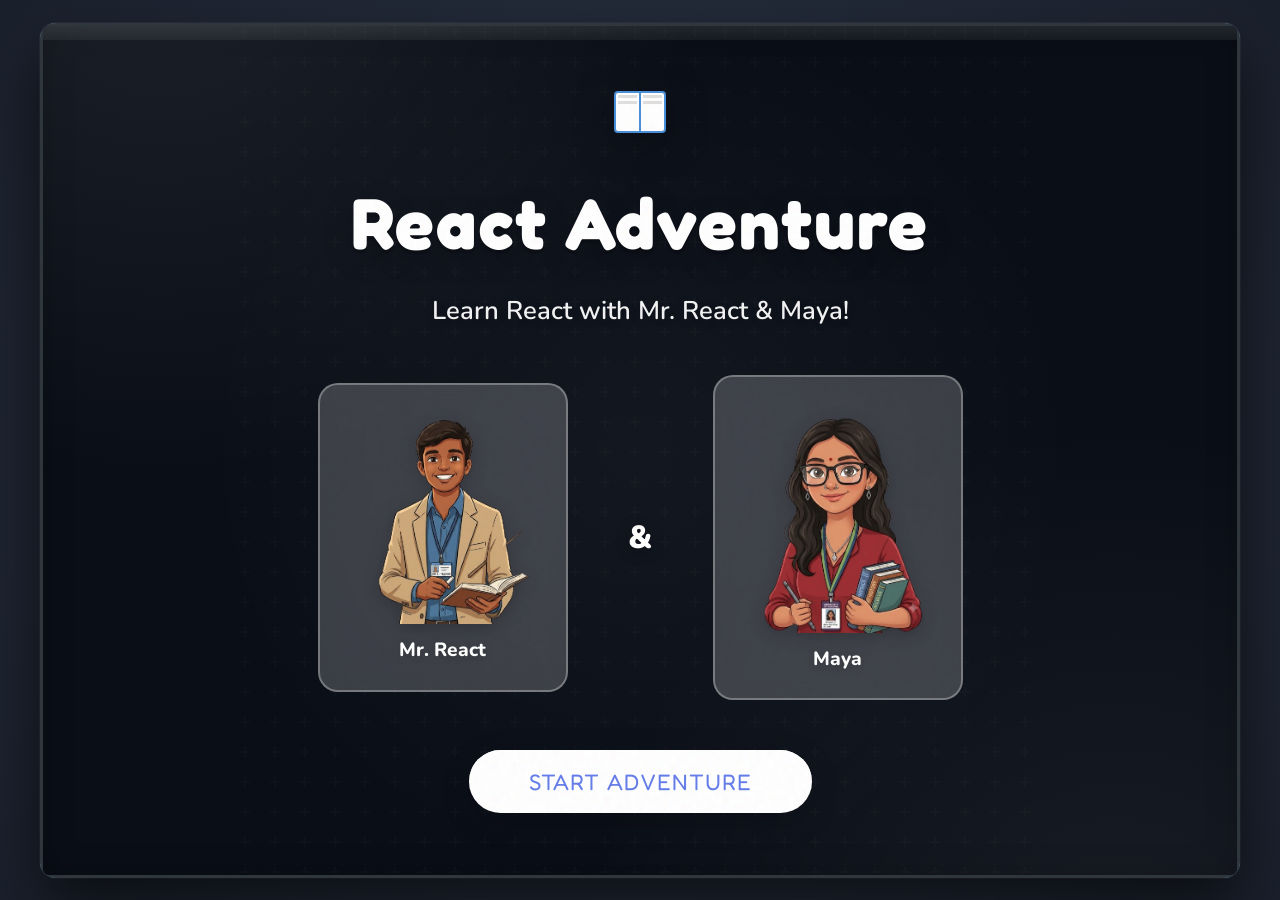
<file: index.html>
<!DOCTYPE html>
<html lang="en">
<head>
    <meta charset="UTF-8">
    <meta name="viewport" content="width=device-width, initial-scale=1.0">
    <title>React Adventure - Interactive Storybook</title>
    <link href="https://fonts.googleapis.com/css2?family=Fredoka+One&family=Nunito:wght@400;600;700;800&family=Patrick+Hand&display=swap" rel="stylesheet">
    <link rel="stylesheet" href="css/style.css">
</head>
<body>
    <div class="app">
        <!-- Title Screen -->
        <div class="screen title-screen active" id="title-screen">
            <div class="title-content">
                <div class="book-decoration">
                    <svg class="book-icon" viewBox="0 0 60 50" width="60" height="50">
                        <rect x="5" y="5" width="50" height="40" rx="3" fill="#fff" stroke="#4A90D9" stroke-width="2"/>
                        <line x1="30" y1="5" x2="30" y2="45" stroke="#4A90D9" stroke-width="2"/>
                        <rect x="8" y="8" width="19" height="3" fill="#E0E0E0"/>
                        <rect x="8" y="14" width="19" height="3" fill="#E0E0E0"/>
                        <rect x="33" y="8" width="19" height="3" fill="#E0E0E0"/>
                        <rect x="33" y="14" width="19" height="3" fill="#E0E0E0"/>
                    </svg>
                </div>
                <h1 class="main-title">React Adventure</h1>
                <p class="subtitle">Learn React with Mr. React & Maya!</p>
                
                <div class="characters-preview">
                    <div class="char-preview">
                        <img class="character-img teacher-img" src="images/teacher.png" alt="Mr. React - Teacher">
                        <span class="char-name">Mr. React</span>
                    </div>
                    
                    <span class="and-text">&</span>
                    
                    <div class="char-preview">
                        <img class="character-img student-img" src="images/student.png" alt="Maya - Student">
                        <span class="char-name">Maya</span>
                    </div>
                </div>
                
                <button class="start-btn" id="start-btn">Start Adventure</button>
            </div>
        </div>

        <!-- Story Screen -->
        <div class="screen story-screen" id="story-screen">
            <div class="progress-bar">
                <div class="progress-fill" id="progress-fill"></div>
            </div>
            <div class="progress-dots">
                <div class="dot active"></div>
                <div class="dot"></div>
                <div class="dot"></div>
                <div class="dot"></div>
                <div class="dot"></div>
                <div class="dot"></div>
                <div class="dot"></div>
                <div class="dot"></div>
            </div>

            <div class="scene-container" id="scene-container"></div>

            <div class="stage">
                <!-- Teacher Side -->
                <div class="actor-side teacher-side">
                    <div class="speech-bubble teacher-bubble" id="teacher-bubble">
                        <div class="bubble-name">Mr. React</div>
                        <div class="bubble-text" id="teacher-text"></div>
                        <div class="bubble-tail"></div>
                    </div>
                    <img class="actor-img teacher-actor" src="images/teacher.png" alt="Mr. React">
                </div>

                <!-- Student Side -->
                <div class="actor-side student-side">
                    <div class="speech-bubble student-bubble" id="student-bubble">
                        <div class="bubble-name">Maya</div>
                        <div class="bubble-text" id="student-text"></div>
                        <div class="bubble-tail"></div>
                    </div>
                    <img class="actor-img student-actor" src="images/student.png" alt="Maya">
                </div>
            </div>

            <div class="demo-area" id="demo-area"></div>

            <div class="nav-bar">
                <button class="nav-btn" id="prev-btn">
                    <svg viewBox="0 0 24 24" width="20" height="20" fill="none" stroke="currentColor" stroke-width="2">
                        <path d="M15 18l-6-6 6-6"/>
                    </svg>
                    Back
                </button>
                <div class="center-controls">
                    <span class="scene-counter"><span id="current">1</span> / 8</span>
                    <button class="voice-toggle" id="voice-toggle" title="Toggle Voice">
                        <svg class="voice-on" viewBox="0 0 24 24" width="22" height="22" fill="currentColor">
                            <path d="M3 9v6h4l5 5V4L7 9H3zm13.5 3c0-1.77-1.02-3.29-2.5-4.03v8.05c1.48-.73 2.5-2.25 2.5-4.02zM14 3.23v2.06c2.89.86 5 3.54 5 6.71s-2.11 5.85-5 6.71v2.06c4.01-.91 7-4.49 7-8.77s-2.99-7.86-7-8.77z"/>
                        </svg>
                        <svg class="voice-off" viewBox="0 0 24 24" width="22" height="22" fill="currentColor" style="display:none">
                            <path d="M16.5 12c0-1.77-1.02-3.29-2.5-4.03v2.21l2.45 2.45c.03-.2.05-.41.05-.63zm2.5 0c0 .94-.2 1.82-.54 2.64l1.51 1.51C20.63 14.91 21 13.5 21 12c0-4.28-2.99-7.86-7-8.77v2.06c2.89.86 5 3.54 5 6.71zM4.27 3L3 4.27 7.73 9H3v6h4l5 5v-6.73l4.25 4.25c-.67.52-1.42.93-2.25 1.18v2.06c1.38-.31 2.63-.95 3.69-1.81L19.73 21 21 19.73l-9-9L4.27 3zM12 4L9.91 6.09 12 8.18V4z"/>
                        </svg>
                    </button>
                </div>
                <button class="nav-btn primary" id="next-btn">
                    Next
                    <svg viewBox="0 0 24 24" width="20" height="20" fill="none" stroke="currentColor" stroke-width="2">
                        <path d="M9 18l6-6-6-6"/>
                    </svg>
                </button>
            </div>
        </div>

        <!-- Completion Screen -->
        <div class="screen completion-screen" id="completion-screen">
            <div class="completion-content">
                <svg class="trophy-svg" viewBox="0 0 100 100" width="100" height="100">
                    <path d="M30 20h40v35c0 15-10 25-20 25s-20-10-20-25V20z" fill="#FFD700"/>
                    <path d="M30 30H15c0 15 8 20 15 20v-20z" fill="#FFA500"/>
                    <path d="M70 30h15c0 15-8 20-15 20v-20z" fill="#FFA500"/>
                    <rect x="45" y="75" width="10" height="10" fill="#FFD700"/>
                    <rect x="35" y="85" width="30" height="8" rx="2" fill="#FFD700"/>
                    <path d="M50 35 l-5 10h10z" fill="#8B4513"/>
                </svg>
                <h1>Congratulations!</h1>
                <p>You completed the React Adventure!</p>
                <div class="concepts-list">
                    <div class="concept-item">
                        <svg viewBox="0 0 24 24" width="20" height="20" fill="#4CAF50"><path d="M9 16.17L4.83 12l-1.42 1.41L9 19 21 7l-1.41-1.41z"/></svg>
                        Event Handling
                    </div>
                    <div class="concept-item">
                        <svg viewBox="0 0 24 24" width="20" height="20" fill="#4CAF50"><path d="M9 16.17L4.83 12l-1.42 1.41L9 19 21 7l-1.41-1.41z"/></svg>
                        Forms in React
                    </div>
                    <div class="concept-item">
                        <svg viewBox="0 0 24 24" width="20" height="20" fill="#4CAF50"><path d="M9 16.17L4.83 12l-1.42 1.41L9 19 21 7l-1.41-1.41z"/></svg>
                        Client-Side Routing
                    </div>
                    <div class="concept-item">
                        <svg viewBox="0 0 24 24" width="20" height="20" fill="#4CAF50"><path d="M9 16.17L4.83 12l-1.42 1.41L9 19 21 7l-1.41-1.41z"/></svg>
                        Context API
                    </div>
                    <div class="concept-item">
                        <svg viewBox="0 0 24 24" width="20" height="20" fill="#4CAF50"><path d="M9 16.17L4.83 12l-1.42 1.41L9 19 21 7l-1.41-1.41z"/></svg>
                        Components & Props
                    </div>
                    <div class="concept-item">
                        <svg viewBox="0 0 24 24" width="20" height="20" fill="#4CAF50"><path d="M9 16.17L4.83 12l-1.42 1.41L9 19 21 7l-1.41-1.41z"/></svg>
                        State Management
                    </div>
                    <div class="concept-item">
                        <svg viewBox="0 0 24 24" width="20" height="20" fill="#4CAF50"><path d="M9 16.17L4.83 12l-1.42 1.41L9 19 21 7l-1.41-1.41z"/></svg>
                        React Hooks
                    </div>
                    <div class="concept-item">
                        <svg viewBox="0 0 24 24" width="20" height="20" fill="#4CAF50"><path d="M9 16.17L4.83 12l-1.42 1.41L9 19 21 7l-1.41-1.41z"/></svg>
                        useEffect Hook
                    </div>
                </div>
                <div class="completion-buttons">
                    <button class="start-btn" id="restart-btn">Play Again</button>
                </div>
            </div>
        </div>
    </div>

    <script src="js/app.js"></script>
</body>
</html>
</file>
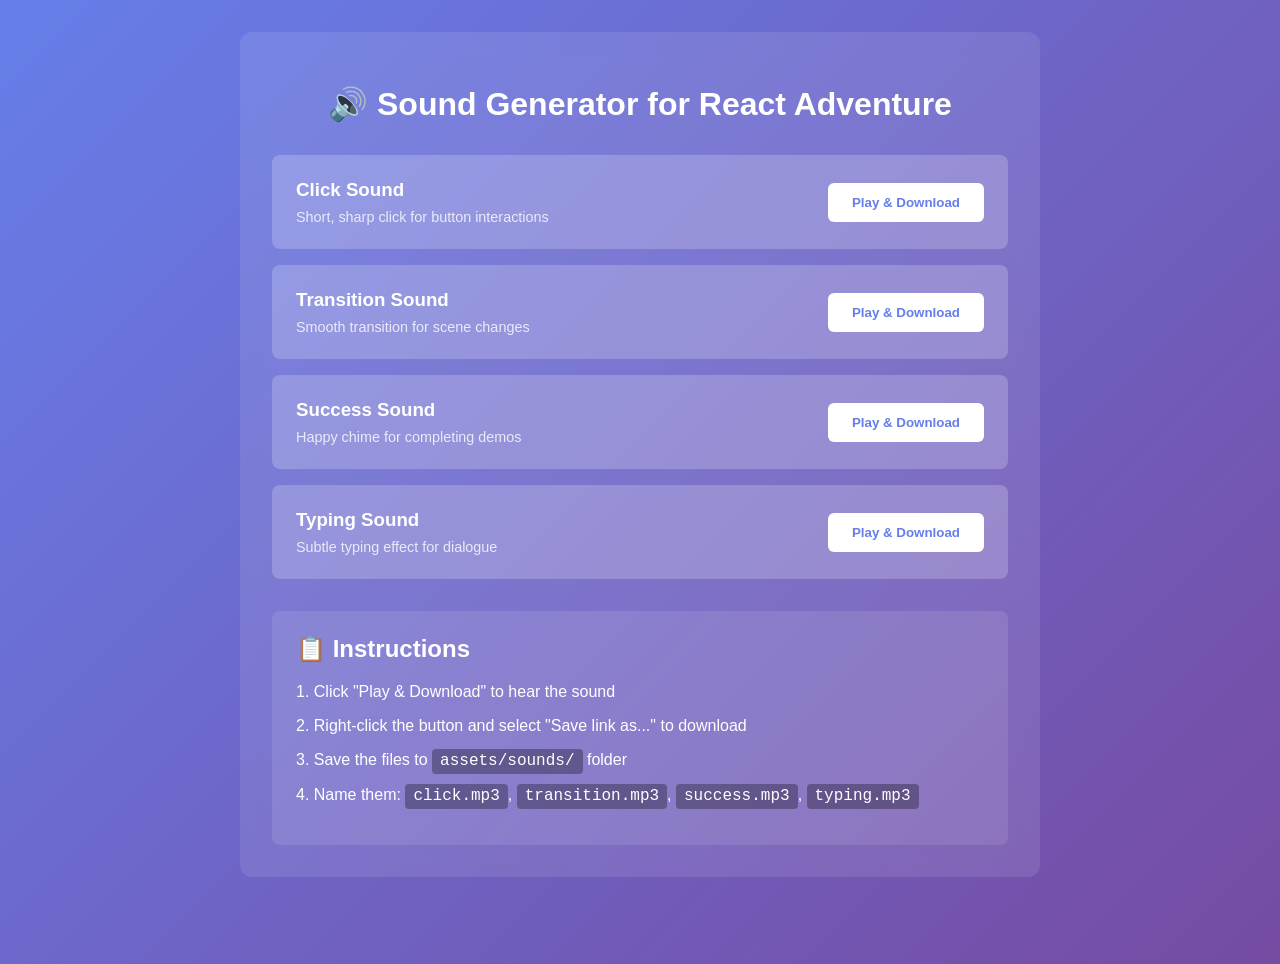
<file: sound-generator.html>
<!DOCTYPE html>
<html lang="en">
<head>
    <meta charset="UTF-8">
    <meta name="viewport" content="width=device-width, initial-scale=1.0">
    <title>Sound Generator - React Adventure</title>
    <style>
        body {
            font-family: 'Segoe UI', Tahoma, Geneva, Verdana, sans-serif;
            max-width: 800px;
            margin: 0 auto;
            padding: 2rem;
            background: linear-gradient(135deg, #667eea 0%, #764ba2 100%);
            min-height: 100vh;
            color: white;
        }
        h1 {
            text-align: center;
            margin-bottom: 2rem;
        }
        .container {
            background: rgba(255, 255, 255, 0.1);
            border-radius: 12px;
            padding: 2rem;
            backdrop-filter: blur(10px);
        }
        .sound-card {
            background: rgba(255, 255, 255, 0.2);
            border-radius: 8px;
            padding: 1.5rem;
            margin-bottom: 1rem;
            display: flex;
            justify-content: space-between;
            align-items: center;
        }
        .sound-info h3 {
            margin: 0 0 0.5rem 0;
        }
        .sound-info p {
            margin: 0;
            opacity: 0.8;
            font-size: 0.9rem;
        }
        button {
            background: white;
            color: #667eea;
            border: none;
            padding: 0.75rem 1.5rem;
            border-radius: 6px;
            font-weight: 600;
            cursor: pointer;
            transition: transform 0.2s, box-shadow 0.2s;
        }
        button:hover {
            transform: translateY(-2px);
            box-shadow: 0 4px 12px rgba(0, 0, 0, 0.2);
        }
        .instructions {
            background: rgba(255, 255, 255, 0.1);
            border-radius: 8px;
            padding: 1.5rem;
            margin-top: 2rem;
        }
        .instructions h2 {
            margin-top: 0;
        }
        code {
            background: rgba(0, 0, 0, 0.3);
            padding: 0.2rem 0.5rem;
            border-radius: 4px;
            font-family: 'Courier New', monospace;
        }
    </style>
</head>
<body>
    <div class="container">
        <h1>🔊 Sound Generator for React Adventure</h1>
        
        <div class="sound-card">
            <div class="sound-info">
                <h3>Click Sound</h3>
                <p>Short, sharp click for button interactions</p>
            </div>
            <button onclick="playClick()">Play & Download</button>
        </div>
        
        <div class="sound-card">
            <div class="sound-info">
                <h3>Transition Sound</h3>
                <p>Smooth transition for scene changes</p>
            </div>
            <button onclick="playTransition()">Play & Download</button>
        </div>
        
        <div class="sound-card">
            <div class="sound-info">
                <h3>Success Sound</h3>
                <p>Happy chime for completing demos</p>
            </div>
            <button onclick="playSuccess()">Play & Download</button>
        </div>
        
        <div class="sound-card">
            <div class="sound-info">
                <h3>Typing Sound</h3>
                <p>Subtle typing effect for dialogue</p>
            </div>
            <button onclick="playTyping()">Play & Download</button>
        </div>
        
        <div class="instructions">
            <h2>📋 Instructions</h2>
            <p>1. Click "Play & Download" to hear the sound</p>
            <p>2. Right-click the button and select "Save link as..." to download</p>
            <p>3. Save the files to <code>assets/sounds/</code> folder</p>
            <p>4. Name them: <code>click.mp3</code>, <code>transition.mp3</code>, <code>success.mp3</code>, <code>typing.mp3</code></p>
        </div>
    </div>

    <script>
        let audioContext;
        
        function initAudio() {
            if (!audioContext) {
                audioContext = new (window.AudioContext || window.webkitAudioContext)();
            }
        }
        
        function playClick() {
            initAudio();
            const oscillator = audioContext.createOscillator();
            const gainNode = audioContext.createGain();
            
            oscillator.connect(gainNode);
            gainNode.connect(audioContext.destination);
            
            oscillator.frequency.value = 800;
            oscillator.type = 'sine';
            
            gainNode.gain.setValueAtTime(0.3, audioContext.currentTime);
            gainNode.gain.exponentialRampToValueAtTime(0.01, audioContext.currentTime + 0.1);
            
            oscillator.start(audioContext.currentTime);
            oscillator.stop(audioContext.currentTime + 0.1);
            
            alert('Click sound played! Right-click the button and "Save link as..." to download.');
        }
        
        function playTransition() {
            initAudio();
            const oscillator = audioContext.createOscillator();
            const gainNode = audioContext.createGain();
            
            oscillator.connect(gainNode);
            gainNode.connect(audioContext.destination);
            
            oscillator.frequency.setValueAtTime(400, audioContext.currentTime);
            oscillator.frequency.exponentialRampToValueAtTime(600, audioContext.currentTime + 0.15);
            oscillator.frequency.exponentialRampToValueAtTime(400, audioContext.currentTime + 0.3);
            oscillator.type = 'sine';
            
            gainNode.gain.setValueAtTime(0.2, audioContext.currentTime);
            gainNode.gain.exponentialRampToValueAtTime(0.01, audioContext.currentTime + 0.3);
            
            oscillator.start(audioContext.currentTime);
            oscillator.stop(audioContext.currentTime + 0.3);
            
            alert('Transition sound played! Right-click the button and "Save link as..." to download.');
        }
        
        function playSuccess() {
            initAudio();
            const notes = [523, 659, 784]; // C5, E5, G5
            
            notes.forEach((freq, index) => {
                const oscillator = audioContext.createOscillator();
                const gainNode = audioContext.createGain();
                
                oscillator.connect(gainNode);
                gainNode.connect(audioContext.destination);
                
                oscillator.frequency.value = freq;
                oscillator.type = 'sine';
                
                gainNode.gain.setValueAtTime(0.2, audioContext.currentTime + index * 0.1);
                gainNode.gain.exponentialRampToValueAtTime(0.01, audioContext.currentTime + index * 0.1 + 0.3);
                
                oscillator.start(audioContext.currentTime + index * 0.1);
                oscillator.stop(audioContext.currentTime + index * 0.1 + 0.3);
            });
            
            alert('Success sound played! Right-click the button and "Save link as..." to download.');
        }
        
        function playTyping() {
            initAudio();
            const oscillator = audioContext.createOscillator();
            const gainNode = audioContext.createGain();
            
            oscillator.connect(gainNode);
            gainNode.connect(audioContext.destination);
            
            oscillator.frequency.value = 1000;
            oscillator.type = 'sine';
            
            gainNode.gain.setValueAtTime(0.1, audioContext.currentTime);
            gainNode.gain.exponentialRampToValueAtTime(0.01, audioContext.currentTime + 0.05);
            
            oscillator.start(audioContext.currentTime);
            oscillator.stop(audioContext.currentTime + 0.05);
            
            alert('Typing sound played! Right-click the button and "Save link as..." to download.');
        }
    </script>
</body>
</html>
</file>
<file: css/style.css>
/* ========================================
   React Adventure - Fixed Layout
   ======================================== */

* {
    margin: 0;
    padding: 0;
    box-sizing: border-box;
}

/* Invisible scrollbar */
::-webkit-scrollbar {
    display: none;
}
* {
    -ms-overflow-style: none;
    scrollbar-width: none;
}

html {
    font-size: 16px;
    -webkit-text-size-adjust: 100%;
}

body {
    font-family: 'Nunito', sans-serif;
    background: #1a202c;
    background-image: radial-gradient(circle, #2d3748 0%, #1a202c 100%);
    min-height: 100vh;
    min-height: 100dvh;
    overflow-y: auto;
    overflow-x: hidden;
    line-height: 1.5;
    -webkit-font-smoothing: antialiased;
    -moz-osx-font-smoothing: grayscale;
    display: flex;
    flex-direction: column;
}

.app {
    width: 100%;
    height: 100vh;
    height: 100dvh;
    min-height: 650px;
    max-width: 1200px;
    max-height: 900px;
    position: relative;
    overflow-y: auto;
    overflow-x: hidden;
    margin: auto;
    background: #87CEEB;
    box-shadow: 
        0 30px 60px rgba(0,0,0,0.6),
        0 0 0 1px rgba(255,255,255,0.05),
        inset 0 0 20px rgba(0,0,0,0.1);
}

@media (min-width: 600px) and (min-height: 600px) {
    .app {
        border-radius: 16px;
        height: 95vh;
        height: 95dvh;
        width: 95vw;
    }
}

.app::after {
    content: '';
    position: absolute;
    top: 0;
    left: 0;
    right: 0;
    bottom: 0;
    background-image: url('data:image/svg+xml;utf8,<svg xmlns="http://www.w3.org/2000/svg" viewBox="0 0 200 200"><filter id="a"><feTurbulence type="fractalNoise" baseFrequency="0.65" numOctaves="3" stitchTiles="stitch"/></filter><rect width="100%" height="100%" filter="url(%23a)" opacity="0.06"/></svg>');
    pointer-events: none;
    z-index: 9999;
    mix-blend-mode: multiply;
}

/* ========================================
   Screens
   ======================================== */
.screen {
    position: absolute;
    top: 0;
    left: 0;
    width: 100%;
    height: 100%;
    display: none;
}

.screen.active {
    display: flex;
}

/* ========================================
   Title Screen - Professional & Vibrant
   ======================================== */
.title-screen {
    background: linear-gradient(135deg, 
        #667eea 0%, 
        #764ba2 25%,
        #f093fb 50%, 
        #f5576c 75%,
        #4facfe 100%);
    background-size: 400% 400%;
    animation: gradientShift 15s ease infinite;
    align-items: center;
    justify-content: center;
    overflow-y: auto;
}

.title-screen::before {
    content: '';
    position: absolute;
    top: 0;
    left: 0;
    right: 0;
    bottom: 0;
    background: 
        radial-gradient(circle at 20% 30%, rgba(255, 255, 255, 0.15) 0%, transparent 40%),
        radial-gradient(circle at 80% 70%, rgba(255, 255, 255, 0.1) 0%, transparent 40%);
    pointer-events: none;
}

@keyframes gradientShift {
    0% { background-position: 0% 50%; }
    50% { background-position: 100% 50%; }
    100% { background-position: 0% 50%; }
}

.title-content {
    text-align: center;
    padding: 40px;
    position: relative;
    z-index: 1;
    width: 100%;
    max-width: 800px;
    margin: auto;
}

.book-decoration {
    margin-bottom: 25px;
    animation: bookFloat 3s ease-in-out infinite;
}

@keyframes bookFloat {
    0%, 100% { transform: translateY(0); }
    50% { transform: translateY(-10px); }
}

.book-icon {
    filter: drop-shadow(0 8px 20px rgba(0, 0, 0, 0.3));
}

.main-title {
    font-family: 'Fredoka One', cursive;
    font-size: 4rem;
    color: white;
    text-shadow: 
        0 4px 0 rgba(0, 0, 0, 0.15),
        0 8px 30px rgba(0, 0, 0, 0.2);
    margin-bottom: 15px;
    letter-spacing: 2px;
}

.subtitle {
    font-size: 1.5rem;
    color: rgba(255, 255, 255, 0.95);
    margin-bottom: 45px;
    text-shadow: 0 2px 10px rgba(0, 0, 0, 0.2);
    font-weight: 600;
}

.characters-preview {
    display: flex;
    align-items: center;
    justify-content: center;
    gap: 40px;
    margin-bottom: 50px;
    flex-wrap: wrap;
}

.char-preview {
    display: flex;
    flex-direction: column;
    align-items: center;
    background: rgba(255, 255, 255, 0.2);
    padding: 25px 35px;
    border-radius: 20px;
    backdrop-filter: blur(10px);
    border: 2px solid rgba(255, 255, 255, 0.3);
    transition: transform 0.3s ease, box-shadow 0.3s ease;
    min-width: 150px;
    max-width: 250px;
}

.character-img {
    width: 200px;
    height: auto;
    object-fit: contain;
    filter: drop-shadow(0 4px 8px rgba(0, 0, 0, 0.2));
    transition: transform 0.3s ease;
}

.char-preview:hover .character-img {
    transform: scale(1.05);
}

.char-preview:hover {
    transform: translateY(-5px);
    box-shadow: 0 15px 40px rgba(0, 0, 0, 0.2);
}

.char-name {
    font-weight: 800;
    font-size: 1.2rem;
    color: white;
    margin-top: 12px;
    text-shadow: 0 2px 8px rgba(0, 0, 0, 0.2);
}

.and-text {
    font-size: 2rem;
    font-weight: 900;
    color: white;
    text-shadow: 0 3px 15px rgba(0, 0, 0, 0.3);
}

.start-btn {
    padding: 18px 60px;
    border: none;
    border-radius: 50px;
    background: white;
    color: #667eea;
    font-family: 'Fredoka One', cursive;
    font-size: 1.4rem;
    cursor: pointer;
    transition: all 0.3s ease;
    box-shadow: 
        0 8px 30px rgba(0, 0, 0, 0.2),
        inset 0 2px 0 rgba(255, 255, 255, 0.9);
    position: relative;
    z-index: 10;
    text-transform: uppercase;
    letter-spacing: 1px;
    width: auto;
    min-width: 200px;
}

.start-btn:hover {
    transform: translateY(-4px) scale(1.05);
    box-shadow: 
        0 12px 40px rgba(0, 0, 0, 0.25),
        inset 0 2px 0 rgba(255, 255, 255, 0.9);
    background: linear-gradient(135deg, #fff 0%, #f0f0f0 100%);
}

.start-btn:active {
    transform: translateY(-2px) scale(1.02);
}

/* Responsive constraints for Title Screen */
@media (max-height: 800px) {
    .title-content { padding: 20px; }
    .book-decoration { margin-bottom: 15px; }
    .main-title { font-size: 3rem; margin-bottom: 10px; }
    .subtitle { font-size: 1.2rem; margin-bottom: 25px; }
    .characters-preview { gap: 20px; margin-bottom: 30px; }
    .char-preview { padding: 15px 20px; }
    .character-img { width: 140px; }
    .start-btn { padding: 12px 40px; font-size: 1.2rem; }
}

@media (max-height: 600px) {
    .title-content { padding: 10px; }
    .book-decoration { margin-bottom: 10px; }
    .book-icon { width: 45px; height: 38px; }
    .main-title { font-size: 2.2rem; margin-bottom: 5px; }
    .subtitle { font-size: 1rem; margin-bottom: 15px; }
    .characters-preview { gap: 15px; margin-bottom: 20px; }
    .char-preview { padding: 10px 15px; }
    .character-img { width: 100px; }
    .start-btn { padding: 10px 30px; font-size: 1.1rem; }
    .and-text { font-size: 1.5rem; }
}

/* Title Screen Decorative Elements */
.title-screen::after {
    content: '';
    position: absolute;
    top: -50%;
    left: -50%;
    width: 200%;
    height: 200%;
    background: 
        radial-gradient(circle at 30% 20%, rgba(255, 255, 255, 0.08) 0%, transparent 25%),
        radial-gradient(circle at 70% 80%, rgba(255, 255, 255, 0.06) 0%, transparent 25%),
        radial-gradient(circle at 50% 50%, rgba(255, 255, 255, 0.04) 0%, transparent 30%);
    animation: floatDecor 20s linear infinite;
    pointer-events: none;
}

@keyframes floatDecor {
    0% { transform: translate(0, 0) rotate(0deg); }
    50% { transform: translate(-2%, -2%) rotate(180deg); }
    100% { transform: translate(0, 0) rotate(360deg); }
}

/* Add subtle pattern overlay */
.title-screen .title-content::before {
    content: '';
    position: absolute;
    top: 0;
    left: 0;
    right: 0;
    bottom: 0;
    background: url("data:image/svg+xml,%3Csvg width='60' height='60' viewBox='0 0 60 60' xmlns='http://www.w3.org/2000/svg'%3E%3Cg fill='none' fill-rule='evenodd'%3E%3Cg fill='%23ffffff' fill-opacity='0.05'%3E%3Cpath d='M36 34v-4h-2v4h-4v2h4v4h2v-4h4v-2h-4zm0-30V0h-2v4h-4v2h4v4h2V6h4V4h-4zM6 34v-4H4v4H0v2h4v4h2v-4h4v-2H6zM6 4V0H4v4H0v2h4v4h2V6h4V4H6z'/%3E%3C/g%3E%3C/g%3E%3C/svg%3E");
    opacity: 0.3;
    pointer-events: none;
}

/* ========================================
   Story Screen - Clean & Professional
   ======================================== */
.story-screen {
    background: linear-gradient(180deg, 
        #e0f7fa 0%, 
        #b2ebf2 30%,
        #80deea 60%,
        #4dd0e1 100%);
    position: relative;
    overflow: hidden;
}

.story-screen::before {
    content: '';
    position: absolute;
    top: 0;
    left: 0;
    right: 0;
    bottom: 0;
    background: 
        radial-gradient(circle at 10% 20%, rgba(255, 255, 255, 0.3) 0%, transparent 30%),
        radial-gradient(circle at 90% 80%, rgba(255, 255, 255, 0.2) 0%, transparent 30%);
    pointer-events: none;
}

/* Progress Bar */
.progress-bar {
    position: absolute;
    top: 15px;
    left: 40px;
    right: 40px;
    height: 8px;
    background: #E0E0E0;
    border-radius: 4px;
    z-index: 50;
}

.progress-fill {
    height: 100%;
    background: linear-gradient(90deg, #4A90D9, #FF69B4);
    border-radius: 4px;
    width: 20%;
    transition: width 0.5s ease;
}

.progress-dots {
    position: absolute;
    top: 30px;
    left: 60px;
    right: 60px;
    display: flex;
    justify-content: space-between;
    z-index: 50;
}

.dot {
    width: 14px;
    height: 14px;
    background: #D0D0D0;
    border-radius: 50%;
    transition: all 0.3s ease;
}

.dot.active {
    background: #4A90D9;
    transform: scale(1.3);
}

.dot.completed {
    background: #4CAF50;
}

/* Scene Container */
.scene-container {
    position: absolute;
    top: 55px;
    left: 0;
    right: 0;
    bottom: 70px;
    overflow: hidden;
}

.scene-bg {
    position: absolute;
    top: 0;
    left: 0;
    width: 100%;
    height: 100%;
}

/* ============================================
   SCENE 1: PARK - Sunny Day with Nature
   ============================================ */
.park-bg {
    background: linear-gradient(180deg, 
        #1e90ff 0%, 
        #45b7ff 25%, 
        #87CEEB 45%, 
        #b8e6ff 65%,
        #7ec850 70%, 
        #5db33a 80%, 
        #3d8c24 90%,
        #2d6a1a 100%);
    overflow: hidden;
}

.park-bg::before {
    content: '';
    position: absolute;
    bottom: 18%;
    left: 0;
    right: 0;
    height: 12%;
    background: linear-gradient(180deg, #8fcc4a 0%, #6db33a 100%);
    border-radius: 50% 50% 0 0;
}

.park-bg::after {
    content: '';
    position: absolute;
    bottom: 12%;
    left: 5%;
    right: 5%;
    height: 8%;
    background: linear-gradient(180deg, #5da832 0%, #4a8f28 100%);
    border-radius: 40% 60% 0 0;
}

.sun {
    position: absolute;
    top: 12%;
    right: 12%;
    width: 80px;
    height: 80px;
    background: radial-gradient(circle, 
        #fff9c4 0%, 
        #ffee58 25%, 
        #fdd835 50%, 
        #f9a825 75%, 
        #ff8f00 100%);
    border-radius: 50%;
    box-shadow: 
        0 0 40px rgba(255, 235, 59, 0.8),
        0 0 80px rgba(255, 193, 7, 0.4),
        0 0 120px rgba(255, 152, 0, 0.2);
    animation: sunGlow 4s ease-in-out infinite;
}

@keyframes sunGlow {
    0%, 100% { transform: scale(1); box-shadow: 0 0 40px rgba(255, 235, 59, 0.8), 0 0 80px rgba(255, 193, 7, 0.4); }
    50% { transform: scale(1.05); box-shadow: 0 0 60px rgba(255, 235, 59, 0.9), 0 0 100px rgba(255, 193, 7, 0.5); }
}

.cloud {
    position: absolute;
    background: linear-gradient(180deg, #ffffff 0%, #e3f2fd 100%);
    border-radius: 50px;
    box-shadow: 0 4px 15px rgba(0, 0, 0, 0.05);
}

.cloud::before, .cloud::after {
    content: '';
    position: absolute;
    background: linear-gradient(180deg, #ffffff 0%, #e3f2fd 100%);
    border-radius: 50%;
}

.cloud-1 {
    width: 100px;
    height: 35px;
    top: 15%;
    left: 12%;
    animation: cloudFloat 20s linear infinite;
}

.cloud-1::before { width: 50px; height: 50px; top: -25px; left: 15px; }
.cloud-1::after { width: 60px; height: 60px; top: -30px; right: 15px; }

.cloud-2 {
    width: 80px;
    height: 28px;
    top: 22%;
    left: 55%;
    animation: cloudFloat 25s linear infinite reverse;
}

.cloud-2::before { width: 40px; height: 40px; top: -20px; left: 10px; }
.cloud-2::after { width: 50px; height: 50px; top: -25px; right: 10px; }

@keyframes cloudFloat {
    0% { transform: translateX(0); }
    100% { transform: translateX(50px); }
}

.tree {
    position: absolute;
    bottom: 18%;
}

.tree-trunk {
    width: 24px;
    height: 70px;
    background: linear-gradient(90deg, #5d4037 0%, #795548 30%, #8d6e63 50%, #795548 70%, #5d4037 100%);
    margin: 0 auto;
    border-radius: 4px;
    box-shadow: 2px 0 5px rgba(0, 0, 0, 0.2);
}

.tree-top {
    width: 95px;
    height: 95px;
    background: radial-gradient(circle at 35% 35%, 
        #66bb6a 0%, 
        #43a047 30%, 
        #2e7d32 60%, 
        #1b5e20 100%);
    border-radius: 50%;
    margin-bottom: -15px;
    box-shadow: 
        inset -8px -8px 20px rgba(0, 0, 0, 0.15),
        0 8px 20px rgba(0, 0, 0, 0.1);
}

.tree-1 { left: 8%; }
.tree-1 .tree-top { width: 100px; height: 100px; }
.tree-2 { right: 8%; }
.tree-2 .tree-top { width: 90px; height: 90px; }
.tree-3 { left: 22%; transform: scale(0.6); }
.tree-4 { right: 22%; transform: scale(0.6); }

.flowers {
    position: absolute;
    bottom: 20%;
    left: 0;
    right: 0;
    height: 30px;
}

.flower {
    position: absolute;
    width: 12px;
    height: 12px;
    border-radius: 50%;
    box-shadow: 0 2px 4px rgba(0, 0, 0, 0.2);
}

.flower::before {
    content: '';
    position: absolute;
    bottom: -12px;
    left: 50%;
    transform: translateX(-50%);
    width: 2px;
    height: 12px;
    background: #4caf50;
}

.flower-1 { left: 18%; background: #e91e63; bottom: 22%; }
.flower-2 { left: 35%; background: #ff9800; bottom: 24%; }
.flower-3 { left: 55%; background: #9c27b0; bottom: 21%; }
.flower-4 { left: 72%; background: #f44336; bottom: 23%; }
.flower-5 { left: 88%; background: #ffeb3b; bottom: 22%; }

.birds {
    position: absolute;
    top: 20%;
    left: 40%;
}

.bird {
    position: absolute;
    width: 20px;
    height: 8px;
    animation: birdFly 3s ease-in-out infinite;
}

.bird::before, .bird::after {
    content: '';
    position: absolute;
    width: 10px;
    height: 3px;
    background: #37474f;
    border-radius: 50%;
}

.bird::before { left: 0; transform: rotate(-20deg); }
.bird::after { right: 0; transform: rotate(20deg); }

.bird-1 { left: 0; }
.bird-2 { left: 40px; top: 15px; animation-delay: 0.5s; }
.bird-3 { left: 70px; top: -5px; animation-delay: 1s; }

@keyframes birdFly {
    0%, 100% { transform: translateY(0); }
    50% { transform: translateY(-5px); }
}

.grass {
    position: absolute;
    bottom: 0;
    left: 0;
    right: 0;
    height: 18%;
    background: linear-gradient(180deg, 
        #7cb342 0%, 
        #558b2f 40%, 
        #33691e 100%);
}

.grass::before {
    content: '';
    position: absolute;
    top: 0;
    left: 0;
    right: 0;
    height: 8px;
    background: repeating-linear-gradient(90deg, 
        transparent 0px, 
        transparent 8px, 
        #689f38 8px, 
        #689f38 10px);
}

/* ============================================
   SCENE 2: CLASSROOM - Modern Learning Space
   ============================================ */
.classroom-bg {
    background: linear-gradient(180deg, 
        #e3f2fd 0%, 
        #bbdefb 30%,
        #e8eaf6 60%,
        #c5cae9 80%,
        #9fa8da 100%);
    overflow: hidden;
}

.classroom-bg::before {
    content: '';
    position: absolute;
    bottom: 0;
    left: 0;
    right: 0;
    height: 22%;
    background: linear-gradient(180deg, #d7ccc8 0%, #bcaaa4 50%, #a1887f 100%);
}

.classroom-bg::after {
    content: '';
    position: absolute;
    bottom: 22%;
    left: 0;
    right: 0;
    height: 4px;
    background: linear-gradient(90deg, #8d6e63, #795548, #8d6e63);
}

.chalkboard {
    position: absolute;
    top: 8%;
    left: 50%;
    transform: translateX(-50%);
    width: 380px;
    height: 170px;
    background: linear-gradient(135deg, 
        #1a3a2a 0%, 
        #2d5a3a 20%, 
        #1e4d2e 50%, 
        #2a5e3c 80%, 
        #1a3a2a 100%);
    border: 14px solid #5d4037;
    border-radius: 8px;
    box-shadow: 
        0 8px 30px rgba(0, 0, 0, 0.4),
        inset 0 0 40px rgba(0, 0, 0, 0.2);
}

.chalkboard::before {
    content: '';
    position: absolute;
    top: 8px;
    left: 50%;
    transform: translateX(-50%);
    width: 60%;
    height: 3px;
    background: rgba(255, 255, 255, 0.1);
}

.chalk-text {
    position: absolute;
    top: 50%;
    left: 50%;
    transform: translate(-50%, -50%);
    color: rgba(255, 255, 255, 0.9);
    font-family: 'Patrick Hand', cursive;
    font-size: 1.6rem;
    text-shadow: 0 0 5px rgba(255, 255, 255, 0.3);
}

.desk {
    position: absolute;
    bottom: 22%;
    left: 50%;
    transform: translateX(-50%);
    width: 240px;
    height: 40px;
    background: linear-gradient(180deg, 
        #8d6e63 0%, 
        #795548 50%, 
        #6d4c41 100%);
    border-radius: 6px;
    box-shadow: 
        0 6px 20px rgba(0, 0, 0, 0.3),
        inset 0 2px 0 rgba(255, 255, 255, 0.1);
}

.desk::before {
    content: '';
    position: absolute;
    top: 3px;
    left: 10px;
    right: 10px;
    height: 2px;
    background: rgba(255, 255, 255, 0.15);
}

.window {
    position: absolute;
    width: 70px;
    height: 90px;
    background: linear-gradient(180deg, 
        #64b5f6 0%, 
        #90caf9 40%, 
        #bbdefb 100%);
    border: 8px solid #5d4037;
    border-radius: 6px;
    box-shadow: 
        inset 0 0 20px rgba(100, 181, 246, 0.3),
        0 4px 15px rgba(0, 0, 0, 0.2);
}

.window::before {
    content: '';
    position: absolute;
    top: 50%;
    left: 0;
    right: 0;
    height: 4px;
    background: #5d4037;
}

.window::after {
    content: '';
    position: absolute;
    top: 0;
    bottom: 0;
    left: 50%;
    width: 4px;
    background: #5d4037;
    transform: translateX(-50%);
}

.window-1 { top: 12%; left: 6%; }
.window-2 { top: 12%; right: 6%; }

.bookshelf {
    position: absolute;
    bottom: 22%;
    left: 8%;
    width: 60px;
    height: 100px;
    background: linear-gradient(180deg, #6d4c41 0%, #5d4037 100%);
    border-radius: 4px;
    box-shadow: 0 4px 15px rgba(0, 0, 0, 0.3);
}

.bookshelf::before {
    content: '';
    position: absolute;
    top: 10px;
    left: 8px;
    right: 8px;
    height: 8px;
    background: linear-gradient(180deg, #e53935, #c62828);
    border-radius: 2px;
    box-shadow: 0 18px 0 #1e88e5, 0 36px 0 #43a047, 0 54px 0 #fb8c00;
}

.clock {
    position: absolute;
    top: 12%;
    right: 25%;
    width: 45px;
    height: 45px;
    background: white;
    border-radius: 50%;
    border: 4px solid #5d4037;
    box-shadow: 0 3px 10px rgba(0, 0, 0, 0.2);
}

.clock::before {
    content: '';
    position: absolute;
    top: 50%;
    left: 50%;
    width: 2px;
    height: 12px;
    background: #333;
    transform-origin: bottom center;
    transform: translate(-50%, -100%) rotate(30deg);
}

.clock::after {
    content: '';
    position: absolute;
    top: 50%;
    left: 50%;
    width: 2px;
    height: 8px;
    background: #333;
    transform-origin: bottom center;
    transform: translate(-50%, -100%) rotate(150deg);
}

/* ============================================
   SCENE 3: OFFICE - Professional Workspace
   ============================================ */
.office-bg {
    background: linear-gradient(180deg, 
        #f5f5f5 0%, 
        #eeeeee 30%,
        #e0e0e0 60%,
        #bdbdbd 100%);
    overflow: hidden;
}

.office-bg::before {
    content: '';
    position: absolute;
    bottom: 0;
    left: 0;
    right: 0;
    height: 20%;
    background: linear-gradient(180deg, 
        #90a4ae 0%, 
        #78909c 30%,
        #607d8b 60%,
        #546e7a 100%);
}

.office-bg::after {
    content: '';
    position: absolute;
    bottom: 20%;
    left: 0;
    right: 0;
    height: 3px;
    background: linear-gradient(90deg, #455a64, #37474f, #455a64);
}

.office-floor {
    position: absolute;
    bottom: 0;
    left: 0;
    right: 0;
    height: 20%;
    background: repeating-linear-gradient(90deg, 
        #78909c 0px, 
        #78909c 80px, 
        #607d8b 80px, 
        #607d8b 160px);
    box-shadow: inset 0 2px 10px rgba(0, 0, 0, 0.1);
}

.office-window {
    position: absolute;
    top: 8%;
    left: 50%;
    transform: translateX(-50%);
    width: 240px;
    height: 140px;
    background: linear-gradient(180deg, 
        #64b5f6 0%, 
        #90caf9 30%, 
        #bbdefb 60%, 
        #e3f2fd 100%);
    border: 10px solid #455a64;
    border-radius: 8px;
    box-shadow: 
        0 8px 30px rgba(0, 0, 0, 0.3),
        inset 0 0 30px rgba(100, 181, 246, 0.2);
}

.office-window::before {
    content: '';
    position: absolute;
    top: 50%;
    left: 0;
    right: 0;
    height: 6px;
    background: #455a64;
}

.office-window::after {
    content: '';
    position: absolute;
    top: 0;
    bottom: 0;
    left: 50%;
    width: 6px;
    background: #455a64;
    transform: translateX(-50%);
}

.office-plant {
    position: absolute;
    bottom: 20%;
    right: 10%;
    width: 45px;
    height: 70px;
}

.office-plant::before {
    content: '';
    position: absolute;
    bottom: 0;
    left: 50%;
    transform: translateX(-50%);
    width: 35px;
    height: 30px;
    background: linear-gradient(180deg, #795548 0%, #5d4037 100%);
    border-radius: 4px 4px 6px 6px;
}

.office-plant::after {
    content: '';
    position: absolute;
    bottom: 25px;
    left: 50%;
    transform: translateX(-50%);
    width: 55px;
    height: 55px;
    background: radial-gradient(circle at 40% 40%, 
        #66bb6a 0%, 
        #43a047 40%, 
        #2e7d32 70%, 
        #1b5e20 100%);
    border-radius: 50%;
    box-shadow: inset -5px -5px 15px rgba(0, 0, 0, 0.2);
}

.desk-chair {
    position: absolute;
    bottom: 20%;
    left: 50%;
    transform: translateX(-50%);
    width: 70px;
    height: 80px;
}

.desk-chair::before {
    content: '';
    position: absolute;
    bottom: 0;
    left: 50%;
    transform: translateX(-50%);
    width: 6px;
    height: 30px;
    background: #37474f;
}

.desk-chair::after {
    content: '';
    position: absolute;
    bottom: 28px;
    left: 50%;
    transform: translateX(-50%);
    width: 50px;
    height: 50px;
    background: linear-gradient(180deg, #37474f 0%, #263238 100%);
    border-radius: 8px 8px 4px 4px;
}

/* ============================================
   SCENE 4: HOUSE - Cozy Home Exterior
   ============================================ */
.house-bg {
    background: linear-gradient(180deg, 
        #1e90ff 0%, 
        #45b7ff 20%,
        #87CEEB 40%,
        #b8e6ff 55%,
        #e1f5fe 65%,
        #a5d6a7 70%, 
        #81c784 80%, 
        #66bb6a 90%,
        #4caf50 100%);
    overflow: hidden;
}

.house-grass {
    position: absolute;
    bottom: 0;
    left: 0;
    right: 0;
    height: 22%;
    background: linear-gradient(180deg, 
        #7cb342 0%, 
        #689f38 30%,
        #558b2f 60%, 
        #33691e 100%);
}

.house-grass::before {
    content: '';
    position: absolute;
    top: 0;
    left: 0;
    right: 0;
    height: 10px;
    background: repeating-linear-gradient(90deg, 
        transparent 0px, 
        transparent 10px, 
        #689f38 10px, 
        #689f38 12px);
}

.house-body {
    position: absolute;
    bottom: 22%;
    left: 50%;
    transform: translateX(-50%);
    width: 180px;
    height: 110px;
    background: linear-gradient(180deg, 
        #ffecb3 0%, 
        #ffe082 50%, 
        #ffd54f 100%);
    border-radius: 6px;
    box-shadow: 
        0 8px 30px rgba(0, 0, 0, 0.2),
        inset 0 2px 0 rgba(255, 255, 255, 0.3);
}

.house-roof {
    position: absolute;
    bottom: calc(22% + 105px);
    left: 50%;
    transform: translateX(-50%);
    width: 0;
    height: 0;
    border-left: 110px solid transparent;
    border-right: 110px solid transparent;
    border-bottom: 70px solid #d32f2f;
    filter: drop-shadow(0 -4px 8px rgba(0, 0, 0, 0.2));
}

.house-roof::before {
    content: '';
    position: absolute;
    top: 20px;
    left: -80px;
    width: 0;
    height: 0;
    border-left: 80px solid transparent;
    border-right: 80px solid transparent;
    border-bottom: 50px solid #c62828;
}

.house-door {
    position: absolute;
    bottom: 0;
    left: 50%;
    transform: translateX(-50%);
    width: 45px;
    height: 75px;
    background: linear-gradient(180deg, #6d4c41 0%, #5d4037 50%, #4e342e 100%);
    border-radius: 6px 6px 0 0;
    box-shadow: inset 0 0 10px rgba(0, 0, 0, 0.3);
}

.house-door::before {
    content: '';
    position: absolute;
    top: 50%;
    right: 8px;
    width: 10px;
    height: 10px;
    background: linear-gradient(135deg, #ffd54f 0%, #ffb300 100%);
    border-radius: 50%;
    box-shadow: 0 2px 5px rgba(0, 0, 0, 0.3);
}

.house-window-1, .house-window-2 {
    position: absolute;
    width: 50px;
    height: 50px;
    background: linear-gradient(180deg, 
        #64b5f6 0%, 
        #90caf9 50%, 
        #bbdefb 100%);
    border: 6px solid #5d4037;
    border-radius: 6px;
    box-shadow: 
        inset 0 0 15px rgba(100, 181, 246, 0.3),
        0 3px 10px rgba(0, 0, 0, 0.2);
}

.house-window-1::before, .house-window-2::before {
    content: '';
    position: absolute;
    top: 50%;
    left: 0;
    right: 0;
    height: 3px;
    background: #5d4037;
}

.house-window-1::after, .house-window-2::after {
    content: '';
    position: absolute;
    top: 0;
    bottom: 0;
    left: 50%;
    width: 3px;
    background: #5d4037;
    transform: translateX(-50%);
}

.house-window-1 { top: 30px; left: 15px; }
.house-window-2 { top: 30px; right: 15px; }

.fence {
    position: absolute;
    bottom: 22%;
    left: 8%;
    width: 60px;
    height: 50px;
}

.fence::before {
    content: '';
    position: absolute;
    bottom: 0;
    left: 0;
    right: 0;
    height: 8px;
    background: #8d6e63;
    border-radius: 2px;
}

.fence-post {
    position: absolute;
    bottom: 0;
    width: 6px;
    height: 50px;
    background: linear-gradient(180deg, #8d6e63 0%, #6d4c41 100%);
    border-radius: 2px 2px 0 0;
}

.fence-post::before {
    content: '';
    position: absolute;
    top: -6px;
    left: -2px;
    width: 10px;
    height: 10px;
    background: #8d6e63;
    border-radius: 50% 50% 0 0;
}

.fence-post:nth-child(1) { left: 0; }
.fence-post:nth-child(2) { left: 20px; }
.fence-post:nth-child(3) { left: 40px; }

.mailbox {
    position: absolute;
    bottom: 22%;
    right: 15%;
    width: 25px;
    height: 60px;
}

.mailbox::before {
    content: '';
    position: absolute;
    bottom: 0;
    left: 50%;
    transform: translateX(-50%);
    width: 6px;
    height: 60px;
    background: #5d4037;
}

.mailbox::after {
    content: '';
    position: absolute;
    top: 0;
    left: -5px;
    width: 35px;
    height: 20px;
    background: linear-gradient(180deg, #1565c0 0%, #0d47a1 100%);
    border-radius: 4px;
    box-shadow: 0 2px 5px rgba(0, 0, 0, 0.3);
}

/* ============================================
   SCENE 5: WORKSHOP - Creative Maker Space
   ============================================ */
.workshop-bg {
    background: linear-gradient(180deg, 
        #b3e5fc 0%, 
        #81d4fa 30%,
        #4fc3f7 60%,
        #29b6f6 100%);
    overflow: hidden;
}

.workshop-bg::before {
    content: '';
    position: absolute;
    bottom: 0;
    left: 0;
    right: 0;
    height: 28%;
    background: linear-gradient(180deg, 
        #78909c 0%, 
        #607d8b 40%,
        #546e7a 70%,
        #455a64 100%);
}

.workshop-bg::after {
    content: '';
    position: absolute;
    bottom: 28%;
    left: 0;
    right: 0;
    height: 4px;
    background: linear-gradient(90deg, #37474f, #263238, #37474f);
}

.workshop-floor {
    position: absolute;
    bottom: 0;
    left: 0;
    right: 0;
    height: 28%;
    background: repeating-linear-gradient(90deg, 
        #607d8b 0px, 
        #607d8b 100px, 
        #546e7a 100px, 
        #546e7a 200px);
}

.workbench {
    position: absolute;
    bottom: 28%;
    left: 50%;
    transform: translateX(-50%);
    width: 200px;
    height: 35px;
    background: linear-gradient(180deg, 
        #a1887f 0%, 
        #8d6e63 30%,
        #795548 70%, 
        #6d4c41 100%);
    border-radius: 6px;
    box-shadow: 
        0 6px 20px rgba(0, 0, 0, 0.3),
        inset 0 2px 0 rgba(255, 255, 255, 0.15);
}

.workbench::before, .workbench::after {
    content: '';
    position: absolute;
    bottom: -30px;
    width: 14px;
    height: 30px;
    background: linear-gradient(180deg, #6d4c41 0%, #5d4037 100%);
    border-radius: 2px;
}

.workbench::before { left: 20px; }
.workbench::after { right: 20px; }

.tool {
    position: absolute;
    width: 8px;
    height: 40px;
    background: linear-gradient(180deg, #e0e0e0 0%, #bdbdbd 30%, #9e9e9e 60%, #757575 100%);
    border-radius: 3px;
    box-shadow: 1px 1px 3px rgba(0, 0, 0, 0.3);
}

.tool::before {
    content: '';
    position: absolute;
    bottom: 0;
    left: -2px;
    width: 12px;
    height: 15px;
    background: linear-gradient(180deg, #8d6e63 0%, #6d4c41 100%);
    border-radius: 2px;
}

.tool-1 { bottom: 33%; left: 15%; transform: rotate(-15deg); }
.tool-2 { bottom: 33%; right: 15%; transform: rotate(15deg); }

.gear {
    position: absolute;
    width: 40px;
    height: 40px;
    border: 6px solid #546e7a;
    border-radius: 50%;
    animation: gearSpin 5s linear infinite;
    box-shadow: 0 3px 10px rgba(0, 0, 0, 0.2);
}

.gear::before {
    content: '';
    position: absolute;
    top: 50%;
    left: 50%;
    transform: translate(-50%, -50%);
    width: 14px;
    height: 14px;
    background: #546e7a;
    border-radius: 50%;
}

.gear::after {
    content: '';
    position: absolute;
    top: 50%;
    left: 50%;
    transform: translate(-50%, -50%);
    width: 24px;
    height: 24px;
    border: 4px dashed #78909c;
    border-radius: 50%;
}

.gear-1 { top: 15%; left: 10%; }
.gear-2 { top: 20%; right: 10%; animation-direction: reverse; }

@keyframes gearSpin {
    0% { transform: rotate(0deg); }
    100% { transform: rotate(360deg); }
}

.pegboard {
    position: absolute;
    top: 10%;
    left: 8%;
    width: 100px;
    height: 80px;
    background: linear-gradient(180deg, #bcaaa4 0%, #a1887f 100%);
    border-radius: 4px;
    box-shadow: 0 4px 15px rgba(0, 0, 0, 0.2);
}

.pegboard::before {
    content: '';
    position: absolute;
    top: 10px;
    left: 10px;
    right: 10px;
    bottom: 10px;
    background: repeating-linear-gradient(90deg, 
        #8d6e63 0px, 
        #8d6e63 3px, 
        transparent 3px, 
        transparent 12px),
        repeating-linear-gradient(0deg, 
        #8d6e63 0px, 
        #8d6e63 3px, 
        transparent 3px, 
        transparent 12px);
}

/* ============================================
   SCENE 6: DESIGN STUDIO - Creative Space
   ============================================ */
.studio-bg {
    background: linear-gradient(180deg, 
        #fce4ec 0%, 
        #f8bbd9 30%,
        #f48fb1 60%,
        #ec407a 100%);
    overflow: hidden;
}

.studio-bg::before {
    content: '';
    position: absolute;
    bottom: 0;
    left: 0;
    right: 0;
    height: 25%;
    background: linear-gradient(180deg, 
        #d7ccc8 0%, 
        #bcaaa4 40%,
        #a1887f 70%,
        #8d6e63 100%);
}

.studio-bg::after {
    content: '';
    position: absolute;
    bottom: 25%;
    left: 0;
    right: 0;
    height: 4px;
    background: linear-gradient(90deg, #6d4c41, #5d4037, #6d4c41);
}

.studio-floor {
    position: absolute;
    bottom: 0;
    left: 0;
    right: 0;
    height: 25%;
    background: repeating-linear-gradient(90deg, 
        #bcaaa4 0px, 
        #bcaaa4 80px, 
        #a1887f 80px, 
        #a1887f 160px);
}

.easel {
    position: absolute;
    bottom: 25%;
    left: 50%;
    transform: translateX(-50%);
    width: 100px;
    height: 110px;
    background: white;
    border: 8px solid #5d4037;
    border-radius: 6px;
    box-shadow: 
        0 6px 25px rgba(0, 0, 0, 0.25),
        inset 0 0 20px rgba(0, 0, 0, 0.05);
}

.easel::before {
    content: '';
    position: absolute;
    bottom: -40px;
    left: 50%;
    transform: translateX(-50%);
    width: 8px;
    height: 40px;
    background: linear-gradient(180deg, #6d4c41 0%, #5d4037 100%);
}

.easel::after {
    content: '';
    position: absolute;
    top: -15px;
    left: 50%;
    transform: translateX(-50%);
    width: 60%;
    height: 8px;
    background: #5d4037;
    border-radius: 4px;
}

.palette {
    position: absolute;
    bottom: 35%;
    right: 15%;
    width: 60px;
    height: 48px;
    background: linear-gradient(135deg, #d7ccc8 0%, #bcaaa4 100%);
    border-radius: 50% 50% 50% 20%;
    box-shadow: 0 3px 10px rgba(0, 0, 0, 0.2);
}

.palette::before {
    content: '';
    position: absolute;
    top: 8px;
    left: 10px;
    width: 10px;
    height: 10px;
    background: #e53935;
    border-radius: 50%;
    box-shadow: 
        14px 0 0 #1e88e5, 
        28px 0 0 #43a047, 
        0 12px 0 #fdd835, 
        14px 12px 0 #8e24aa;
}

.paint-tube {
    position: absolute;
    width: 28px;
    height: 12px;
    border-radius: 6px;
    box-shadow: 0 2px 5px rgba(0, 0, 0, 0.2);
}

.tube-1 { bottom: 32%; left: 12%; background: linear-gradient(180deg, #e53935 0%, #c62828 100%); }
.tube-2 { bottom: 36%; left: 20%; background: linear-gradient(180deg, #1e88e5 0%, #1565c0 100%); }
.tube-3 { bottom: 32%; right: 28%; background: linear-gradient(180deg, #fdd835 0%, #f9a825 100%); }

.color-swatch {
    position: absolute;
    width: 40px;
    height: 40px;
    border-radius: 8px;
    box-shadow: 
        2px 2px 8px rgba(0, 0, 0, 0.25),
        inset 0 2px 0 rgba(255, 255, 255, 0.3);
}

.swatch-1 { top: 15%; left: 8%; background: linear-gradient(135deg, #e53935 0%, #c62828 100%); transform: rotate(-10deg); }
.swatch-2 { top: 12%; right: 8%; background: linear-gradient(135deg, #1e88e5 0%, #1565c0 100%); transform: rotate(5deg); }
.swatch-3 { top: 26%; right: 20%; background: linear-gradient(135deg, #fdd835 0%, #f9a825 100%); transform: rotate(-5deg); }

.paintbrush {
    position: absolute;
    bottom: 30%;
    left: 25%;
    width: 5px;
    height: 50px;
    background: linear-gradient(180deg, #8d6e63 0%, #6d4c41 100%);
    border-radius: 2px;
    transform: rotate(-20deg);
}

.paintbrush::before {
    content: '';
    position: absolute;
    bottom: -8px;
    left: -2px;
    width: 9px;
    height: 12px;
    background: linear-gradient(180deg, #e0e0e0 0%, #bdbdbd 100%);
    border-radius: 0 0 3px 3px;
}

/* ============================================
   SCENE 7: ARCADE - Retro Gaming Paradise
   ============================================ */
.arcade-bg {
    background: linear-gradient(180deg, 
        #0d0d1a 0%, 
        #1a1a2e 20%,
        #16213e 50%, 
        #1a1a2e 80%,
        #0d0d1a 100%);
    overflow: hidden;
}

.arcade-bg::before {
    content: '';
    position: absolute;
    top: 0;
    left: 0;
    right: 0;
    bottom: 0;
    background: 
        radial-gradient(circle at 20% 30%, rgba(255, 107, 107, 0.1) 0%, transparent 40%),
        radial-gradient(circle at 80% 40%, rgba(78, 205, 196, 0.1) 0%, transparent 40%),
        radial-gradient(circle at 50% 70%, rgba(255, 217, 61, 0.1) 0%, transparent 40%);
}

.arcade-floor {
    position: absolute;
    bottom: 0;
    left: 0;
    right: 0;
    height: 25%;
    background: linear-gradient(180deg, 
        #1a1a2e 0%, 
        #0d0d1a 100%);
}

.arcade-floor::before {
    content: '';
    position: absolute;
    top: 0;
    left: 0;
    right: 0;
    height: 4px;
    background: linear-gradient(90deg, 
        #ff6b6b, #4ecdc4, #ffd93d, #ff6b6b, #4ecdc4);
    background-size: 300% 100%;
    animation: neonFlow 4s linear infinite;
    box-shadow: 0 0 15px rgba(255, 107, 107, 0.5);
}

@keyframes neonFlow {
    0% { background-position: 0% 0%; }
    100% { background-position: 300% 0%; }
}

.arcade-machine {
    position: absolute;
    bottom: 25%;
    width: 70px;
    height: 95px;
    background: linear-gradient(180deg, 
        #2d2d44 0%, 
        #1a1a2e 50%,
        #0d0d1a 100%);
    border: 3px solid #3d3d5c;
    border-radius: 8px 8px 4px 4px;
    box-shadow: 
        0 6px 25px rgba(0, 0, 0, 0.5),
        inset 0 0 20px rgba(255, 255, 255, 0.02);
}

.arcade-machine::before {
    content: '';
    position: absolute;
    top: 10px;
    left: 10px;
    right: 10px;
    height: 45px;
    background: linear-gradient(180deg, #0f3460 0%, #16213e 100%);
    border: 3px solid #4ecdc4;
    border-radius: 4px;
    box-shadow: 
        0 0 15px rgba(78, 205, 196, 0.5),
        inset 0 0 20px rgba(78, 205, 196, 0.1);
}

.arcade-machine::after {
    content: '';
    position: absolute;
    bottom: 10px;
    left: 50%;
    transform: translateX(-50%);
    width: 30px;
    height: 8px;
    background: linear-gradient(180deg, #ff6b6b 0%, #c62828 100%);
    border-radius: 4px;
    box-shadow: 0 0 12px rgba(255, 107, 107, 0.7);
}

.machine-1 { left: 8%; }
.machine-2 { right: 8%; }

.neon-sign {
    position: absolute;
    top: 12%;
    left: 50%;
    transform: translateX(-50%);
    width: 140px;
    height: 42px;
    border: 4px solid #ff6b6b;
    border-radius: 10px;
    box-shadow: 
        0 0 20px rgba(255, 107, 107, 0.8),
        0 0 40px rgba(255, 107, 107, 0.4),
        inset 0 0 20px rgba(255, 107, 107, 0.3);
    animation: neonPulse 2s ease-in-out infinite;
}

.neon-sign::before {
    content: 'PLAY';
    position: absolute;
    top: 50%;
    left: 50%;
    transform: translate(-50%, -50%);
    font-family: 'Fredoka One', cursive;
    font-size: 1.2rem;
    color: #ff6b6b;
    text-shadow: 
        0 0 10px rgba(255, 107, 107, 0.9),
        0 0 20px rgba(255, 107, 107, 0.6);
}

@keyframes neonPulse {
    0%, 100% { opacity: 1; box-shadow: 0 0 20px rgba(255, 107, 107, 0.8), 0 0 40px rgba(255, 107, 107, 0.4); }
    50% { opacity: 0.85; box-shadow: 0 0 30px rgba(255, 107, 107, 0.9), 0 0 60px rgba(255, 107, 107, 0.5); }
}

.pixel {
    position: absolute;
    width: 12px;
    height: 12px;
    border-radius: 3px;
    box-shadow: 0 0 8px currentColor;
    animation: pixelBlink 1.5s ease-in-out infinite;
}

.pixel-1 { top: 30%; left: 20%; background: #ff6b6b; color: #ff6b6b; }
.pixel-2 { top: 35%; right: 22%; background: #4ecdc4; color: #4ecdc4; animation-delay: 0.3s; }
.pixel-3 { top: 45%; left: 14%; background: #ffd93d; color: #ffd93d; animation-delay: 0.6s; }
.pixel-4 { top: 40%; right: 16%; background: #6bcb77; color: #6bcb77; animation-delay: 0.9s; }

@keyframes pixelBlink {
    0%, 100% { opacity: 1; transform: scale(1); }
    50% { opacity: 0.6; transform: scale(0.85); }
}

/* ============================================
   SCENE 8: TECH LAB - Futuristic Innovation
   ============================================ */
.techlab-bg {
    background: linear-gradient(180deg, 
        #0a0e17 0%, 
        #0d1117 25%,
        #161b22 50%, 
        #1a2332 75%,
        #21262d 100%);
    overflow: hidden;
}

.techlab-bg::before {
    content: '';
    position: absolute;
    top: 0;
    left: 0;
    right: 0;
    bottom: 0;
    background: 
        radial-gradient(circle at 15% 25%, rgba(88, 166, 255, 0.08) 0%, transparent 35%),
        radial-gradient(circle at 85% 35%, rgba(63, 185, 80, 0.08) 0%, transparent 35%),
        radial-gradient(circle at 50% 80%, rgba(136, 88, 255, 0.06) 0%, transparent 40%);
}

.techlab-floor {
    position: absolute;
    bottom: 0;
    left: 0;
    right: 0;
    height: 25%;
    background: linear-gradient(180deg, 
        #1a2332 0%, 
        #0d1117 100%);
}

.techlab-floor::before {
    content: '';
    position: absolute;
    top: 0;
    left: 0;
    right: 0;
    height: 3px;
    background: linear-gradient(90deg, #58a6ff, #3fb950, #bc8cff, #58a6ff);
    background-size: 400% 100%;
    animation: dataFlow 3s linear infinite;
    box-shadow: 0 0 15px rgba(88, 166, 255, 0.6);
}

@keyframes dataFlow {
    0% { background-position: 0% 0%; }
    100% { background-position: 400% 0%; }
}

.screen {
    position: absolute;
    background: #0a0e17;
    border: 3px solid #30363d;
    border-radius: 8px;
    overflow: hidden;
    box-shadow: 
        0 4px 20px rgba(0, 0, 0, 0.5),
        inset 0 0 30px rgba(0, 0, 0, 0.3);
}

.screen::before {
    content: '';
    position: absolute;
    top: 0;
    left: 0;
    right: 0;
    height: 14px;
    background: linear-gradient(180deg, #21262d 0%, #161b22 100%);
}

.screen-1 {
    top: 10%;
    left: 6%;
    width: 110px;
    height: 75px;
    box-shadow: 
        0 0 20px rgba(88, 166, 255, 0.4),
        0 4px 20px rgba(0, 0, 0, 0.5);
}

.screen-1::after {
    content: '';
    position: absolute;
    top: 22px;
    left: 10px;
    right: 10px;
    bottom: 10px;
    background: repeating-linear-gradient(0deg, 
        #58a6ff 0px, 
        #58a6ff 2px, 
        transparent 2px, 
        transparent 6px);
    opacity: 0.4;
    animation: codeScroll 8s linear infinite;
}

@keyframes codeScroll {
    0% { transform: translateY(0); }
    100% { transform: translateY(-20px); }
}

.screen-2 {
    top: 8%;
    right: 6%;
    width: 95px;
    height: 65px;
    box-shadow: 
        0 0 20px rgba(63, 185, 80, 0.4),
        0 4px 20px rgba(0, 0, 0, 0.5);
}

.screen-2::after {
    content: '';
    position: absolute;
    top: 22px;
    left: 10px;
    right: 10px;
    bottom: 10px;
    background: repeating-linear-gradient(0deg, 
        #3fb950 0px, 
        #3fb950 2px, 
        transparent 2px, 
        transparent 6px);
    opacity: 0.4;
    animation: codeScroll 10s linear infinite reverse;
}

.circuit {
    position: absolute;
    height: 3px;
    background: linear-gradient(90deg, transparent, #58a6ff, transparent);
    box-shadow: 0 0 10px rgba(88, 166, 255, 0.6);
}

.circuit-1 { top: 40%; left: 3%; width: 28%; transform: rotate(4deg); }
.circuit-2 { top: 50%; right: 3%; width: 22%; transform: rotate(-3deg); background: linear-gradient(90deg, transparent, #3fb950, transparent); box-shadow: 0 0 10px rgba(63, 185, 80, 0.6); }

.hologram {
    position: absolute;
    top: 30%;
    left: 50%;
    transform: translateX(-50%);
    width: 80px;
    height: 100px;
    border: 2px solid rgba(88, 166, 255, 0.6);
    border-radius: 10px;
    background: linear-gradient(180deg, 
        rgba(88, 166, 255, 0.1) 0%, 
        rgba(136, 88, 255, 0.08) 50%,
        rgba(63, 185, 80, 0.1) 100%);
    animation: hologramFlicker 4s ease-in-out infinite;
    box-shadow: 
        0 0 25px rgba(88, 166, 255, 0.3),
        inset 0 0 30px rgba(88, 166, 255, 0.05);
}

.hologram::before {
    content: '</>';
    position: absolute;
    top: 50%;
    left: 50%;
    transform: translate(-50%, -50%);
    font-family: 'Courier New', monospace;
    font-size: 1.4rem;
    font-weight: bold;
    color: #58a6ff;
    text-shadow: 
        0 0 10px rgba(88, 166, 255, 0.9),
        0 0 20px rgba(88, 166, 255, 0.5);
}

@keyframes hologramFlicker {
    0%, 100% { opacity: 1; }
    25% { opacity: 0.9; }
    50% { opacity: 0.7; }
    75% { opacity: 0.9; }
}

.data-stream {
    position: absolute;
    top: 25%;
    left: 50%;
    transform: translateX(-50%);
    width: 3px;
    height: 60px;
    background: linear-gradient(180deg, #58a6ff, transparent);
    box-shadow: 0 0 8px rgba(88, 166, 255, 0.6);
}

/* ============================================
   Additional Polish & Effects
   ============================================ */
.scene-bg {
    position: relative;
    overflow: hidden;
}

/* Add subtle vignette effect to all scenes */
.scene-bg::after {
    content: '';
    position: absolute;
    top: 0;
    left: 0;
    right: 0;
    bottom: 0;
    background: radial-gradient(ellipse at center, transparent 50%, rgba(0, 0, 0, 0.1) 100%);
    pointer-events: none;
}

/* Smooth transitions between scenes */
.scene-bg * {
    transition: opacity 0.3s ease;
}

/* Add depth to interactive elements */
.tree-top, .house-body, .chalkboard, .workbench, .easel, .arcade-machine, .screen {
    transition: transform 0.3s ease, box-shadow 0.3s ease;
}

.tree-top:hover {
    transform: scale(1.02);
}

.house-body:hover {
    transform: translateX(-50%) scale(1.01);
}

.chalkboard:hover {
    transform: translateX(-50%) scale(1.01);
}

/* Add subtle animations to background elements */
.sun {
    animation: sunGlow 4s ease-in-out infinite, sunRays 10s linear infinite;
}

@keyframes sunRays {
    0% { transform: rotate(0deg); }
    100% { transform: rotate(360deg); }
}

/* Enhance cloud animations */
.cloud {
    animation: cloudFloat 20s ease-in-out infinite;
}

.cloud-2 {
    animation: cloudFloat 25s ease-in-out infinite reverse;
}

/* Add floating effect to birds */
.bird {
    animation: birdFly 3s ease-in-out infinite;
}

/* Enhance gear animations */
.gear {
    animation: gearSpin 5s linear infinite;
}

.gear-2 {
    animation: gearSpin 5s linear infinite reverse;
}

/* Add pulsing effect to neon elements */
.neon-sign {
    animation: neonPulse 2s ease-in-out infinite;
}

/* Add flickering effect to hologram */
.hologram {
    animation: hologramFlicker 4s ease-in-out infinite;
}

/* Add data flow animation to tech lab */
.techlab-floor::before {
    animation: dataFlow 3s linear infinite;
}

/* Add pixel blink animation */
.pixel {
    animation: pixelBlink 1.5s ease-in-out infinite;
}

.pixel-2 {
    animation-delay: 0.3s;
}

.pixel-3 {
    animation-delay: 0.6s;
}

.pixel-4 {
    animation-delay: 0.9s;
}

/* Add subtle shadow effects */
.tree-top {
    box-shadow: 
        inset -8px -8px 20px rgba(0, 0, 0, 0.15),
        0 8px 20px rgba(0, 0, 0, 0.1);
}

/* Enhance flower animations */
.flower {
    animation: flowerSway 3s ease-in-out infinite;
}

.flower:nth-child(odd) {
    animation-delay: 0.5s;
}

@keyframes flowerSway {
    0%, 100% { transform: rotate(-5deg); }
    50% { transform: rotate(5deg); }
}
.data-stream::before {
    content: '';
    position: absolute;
    top: 0;
    left: 50%;
    width: 4px;
    height: 15px;
    background: #fff;
    border-radius: 2px;
    box-shadow: 0 0 8px #58a6ff;
    animation: streamFlow 1.5s linear infinite;
}

@keyframes streamFlow {
    0% { opacity: 1; transform: translateX(-50%) translateY(0); }
    100% { opacity: 0; transform: translateX(-50%) translateY(25px); }
}

/* Stage - Characters Area */
.stage {
    position: absolute;
    bottom: 80px;
    left: 0;
    right: 0;
    height: 280px;
    display: flex;
    justify-content: space-between;
    padding: 0 10%;
    z-index: 10;
    align-items: flex-end;
}

.actor-side {
    display: flex;
    flex-direction: column;
    align-items: center;
    position: relative;
}

.actor-img {
    width: 180px;
    height: auto;
    max-height: 260px;
    object-fit: contain;
    animation: actorBounce 3s ease-in-out infinite;
    transition: filter 0.3s ease, transform 0.3s ease;
    filter: drop-shadow(0 4px 12px rgba(0, 0, 0, 0.2));
}

.teacher-side .actor-img {
    animation-delay: 0s;
}

.student-side .actor-img {
    animation-delay: 1.5s;
}

@keyframes actorBounce {
    0%, 100% { transform: translateY(0); }
    50% { transform: translateY(-8px); }
}

.actor-side.speaking .actor-img {
    filter: drop-shadow(0 0 15px rgba(255, 215, 0, 0.6));
}

@keyframes speakingGlow {
    0%, 100% { filter: drop-shadow(0 0 10px rgba(255, 215, 0, 0.5)); }
    50% { filter: drop-shadow(0 0 20px rgba(255, 215, 0, 0.8)); }
}

.actor-side.speaking .actor-img {
    animation: actorBounce 3s ease-in-out infinite, speakingGlow 1s ease-in-out infinite;
}

/* Speech Bubbles */
.speech-bubble {
    position: absolute;
    bottom: 100%;
    width: 280px;
    padding: 16px 20px;
    border-radius: 18px;
    opacity: 0;
    transform: scale(0.5) translateY(20px);
    transition: all 0.4s cubic-bezier(0.68, -0.55, 0.265, 1.55);
    z-index: 100;
    margin-bottom: 10px;
    word-wrap: break-word;
    overflow-wrap: break-word;
}

.speech-bubble.visible {
    opacity: 1;
    transform: scale(1) translateY(0);
}

.teacher-bubble {
    background: #E3F2FD;
    border: 3px solid #4A90D9;
    right: -20px;
}

.student-bubble {
    background: #FCE4EC;
    border: 3px solid #FF69B4;
    left: -20px;
}

.bubble-name {
    font-weight: 800;
    font-size: 0.8rem;
    text-transform: uppercase;
    letter-spacing: 1px;
    margin-bottom: 6px;
}

.teacher-bubble .bubble-name { color: #4A90D9; }
.student-bubble .bubble-name { color: #FF69B4; }

.bubble-text {
    font-size: 1rem;
    line-height: 1.5;
    color: #333;
    font-family: 'Patrick Hand', cursive;
}

.bubble-tail {
    position: absolute;
    bottom: -12px;
    width: 0;
    height: 0;
    border-left: 12px solid transparent;
    border-right: 12px solid transparent;
}

.teacher-bubble .bubble-tail {
    border-top: 16px solid #E3F2FD;
    left: 35px;
}

.student-bubble .bubble-tail {
    border-top: 16px solid #FCE4EC;
    right: 35px;
}

/* Demo Area */
.demo-area {
    position: absolute;
    bottom: 95px;
    top: auto;
    left: 50%;
    transform: translateX(-50%) translateY(30px) scale(0.95);
    width: 50%;
    max-width: 520px;
    max-height: 48vh;
    overflow-y: auto;
    background: white;
    border-radius: 16px;
    padding: 18px;
    box-shadow: 0 6px 25px rgba(0,0,0,0.15);
    opacity: 0;
    visibility: hidden;
    transition: all 0.5s cubic-bezier(0.34, 1.56, 0.64, 1);
    z-index: 20;
    margin: 0 15px;
}

.demo-area.visible {
    opacity: 1;
    visibility: visible;
    transform: translateX(-50%) translateY(0) scale(1);
}

.demo-area::-webkit-scrollbar {
    width: 6px;
}

.demo-area::-webkit-scrollbar-thumb {
    background: #ccc;
    border-radius: 3px;
}

.demo-title {
    font-family: 'Fredoka One', cursive;
    font-size: 1.1rem;
    color: #4A90D9;
    text-align: center;
    margin-bottom: 14px;
}

/* Event Demo */
.lights-container {
    display: flex;
    justify-content: center;
    gap: 25px;
    margin-bottom: 12px;
}

.light-item {
    display: flex;
    flex-direction: column;
    align-items: center;
    gap: 8px;
}

.light-bulb {
    width: 45px;
    height: 45px;
    background: #444;
    border-radius: 50%;
    transition: all 0.3s ease;
}

.light-bulb.on {
    background: radial-gradient(circle at 30% 30%, #FFF700, #FFD700, #FFA500);
    box-shadow: 0 0 20px #FFD700, 0 0 40px rgba(255,165,0,0.5);
}

.light-btn {
    padding: 8px 16px;
    border: none;
    border-radius: 18px;
    background: #4A90D9;
    color: white;
    font-weight: 700;
    font-size: 0.85rem;
    cursor: pointer;
    transition: all 0.3s ease;
}

.light-btn:hover {
    transform: translateY(-2px);
    box-shadow: 0 4px 12px rgba(74, 144, 217, 0.4);
}

.code-box {
    background: #1E1E1E;
    border-radius: 8px;
    padding: 10px;
}

.code-box code {
    color: #D4D4D4;
    font-family: 'Courier New', monospace;
    font-size: 0.75rem;
    white-space: pre-wrap;
    line-height: 1.4;
}

/* Form Demo */
.form-demo-content {
    display: flex;
    gap: 15px;
}

.form-side { flex: 1; }

.form-side label {
    display: block;
    font-weight: 700;
    margin-bottom: 3px;
    color: #333;
    font-size: 0.8rem;
}

.form-side input,
.form-side textarea {
    width: 100%;
    padding: 8px 12px;
    border: 2px solid #E0E0E0;
    border-radius: 8px;
    font-family: 'Nunito', sans-serif;
    font-size: 0.85rem;
    margin-bottom: 10px;
    transition: border-color 0.3s ease;
}

.form-side input:focus,
.form-side textarea:focus {
    outline: none;
    border-color: #4A90D9;
}

.form-side textarea {
    height: 55px;
    resize: none;
}

.submit-btn {
    width: 100%;
    padding: 10px;
    border: none;
    border-radius: 8px;
    background: #4CAF50;
    color: white;
    font-weight: 700;
    font-size: 0.9rem;
    cursor: pointer;
    transition: all 0.3s ease;
}

.submit-btn:hover {
    background: #45a049;
    transform: translateY(-2px);
}

.state-side {
    flex: 1;
    background: #1E1E1E;
    border-radius: 10px;
    padding: 12px;
}

.state-side h4 {
    color: #9CDCFE;
    margin-bottom: 8px;
    font-size: 0.8rem;
}

.state-item {
    display: flex;
    gap: 6px;
    margin-bottom: 6px;
    font-family: 'Courier New', monospace;
    font-size: 0.75rem;
}

.state-key { color: #9CDCFE; }
.state-value { color: #CE9178; }

/* Routing Demo */
.routing-content {
    display: flex;
    flex-direction: column;
    gap: 12px;
}

.rooms-nav {
    display: flex;
    justify-content: center;
    gap: 12px;
}

.room-btn {
    display: flex;
    flex-direction: column;
    align-items: center;
    padding: 10px 18px;
    border: 2px solid #E0E0E0;
    border-radius: 10px;
    background: white;
    cursor: pointer;
    transition: all 0.3s ease;
}

.room-btn:hover {
    border-color: #4A90D9;
    transform: translateY(-2px);
}

.room-btn.active {
    border-color: #4A90D9;
    background: #E3F2FD;
}

.room-icon {
    width: 30px;
    height: 30px;
    margin-bottom: 4px;
}

.room-name {
    font-weight: 700;
    font-size: 0.75rem;
}

.room-display {
    background: #F8F9FA;
    border-radius: 10px;
    padding: 14px;
    text-align: center;
}

.room-display h3 {
    color: #4A90D9;
    margin-bottom: 6px;
    font-size: 1rem;
}

.room-display p {
    color: #666;
    font-size: 0.85rem;
}

.url-bar {
    background: #1E1E1E;
    border-radius: 8px;
    padding: 8px 12px;
    display: flex;
    gap: 8px;
    font-family: 'Courier New', monospace;
    font-size: 0.8rem;
}

.url-label { color: #9CDCFE; }
.url-value { color: #CE9178; }

/* Context Demo */
.context-content {
    display: flex;
    flex-direction: column;
    align-items: center;
    gap: 15px;
}

.context-visual {
    display: flex;
    align-items: center;
    gap: 18px;
}

.context-box {
    background: linear-gradient(135deg, #4A90D9, #FF69B4);
    color: white;
    padding: 12px 18px;
    border-radius: 12px;
    text-align: center;
    font-weight: 700;
    font-size: 0.9rem;
}

.component-box {
    background: #F8F9FA;
    border-radius: 10px;
    padding: 12px 16px;
    text-align: center;
    min-width: 130px;
}

.component-box h4 {
    margin-bottom: 8px;
    font-size: 0.85rem;
}

.component-box input {
    width: 100%;
    padding: 7px 10px;
    border: 2px solid #E0E0E0;
    border-radius: 8px;
    font-size: 0.85rem;
    margin-bottom: 8px;
}

.component-box input:focus {
    outline: none;
    border-color: #4A90D9;
}

.component-display {
    background: #FCE4EC;
    padding: 10px;
    border-radius: 8px;
    min-height: 35px;
    display: flex;
    align-items: center;
    justify-content: center;
    font-weight: 600;
    font-size: 0.85rem;
    color: #DB7093;
}

/* Navigation Bar */
.nav-bar {
    position: absolute;
    bottom: 0;
    left: 0;
    right: 0;
    height: 70px;
    display: flex;
    justify-content: space-between;
    align-items: center;
    padding: 0 40px;
    background: white;
    box-shadow: 0 -4px 15px rgba(0,0,0,0.1);
    z-index: 30;
}

.nav-btn {
    display: flex;
    align-items: center;
    gap: 8px;
    padding: 12px 28px;
    border: none;
    border-radius: 25px;
    font-weight: 700;
    font-size: 1rem;
    cursor: pointer;
    transition: all 0.3s ease;
    background: #E8E8E8;
    color: #333;
}

.nav-btn:hover:not(:disabled) {
    transform: translateX(-3px);
    box-shadow: 0 4px 12px rgba(0,0,0,0.1);
}

.nav-btn.primary {
    background: #4A90D9;
    color: white;
}

.nav-btn.primary:hover:not(:disabled) {
    background: #3D7BC4;
    transform: translateX(3px);
}

.nav-btn:disabled {
    opacity: 0.5;
    cursor: not-allowed;
}

.center-controls {
    display: flex;
    align-items: center;
    gap: 20px;
}

.scene-counter {
    font-weight: 700;
    font-size: 1.1rem;
}

/* Voice Toggle */
.voice-toggle {
    width: 44px;
    height: 44px;
    border: none;
    border-radius: 50%;
    background: #E8E8E8;
    color: #666;
    cursor: pointer;
    display: flex;
    align-items: center;
    justify-content: center;
    transition: all 0.3s ease;
}

.voice-toggle:hover {
    background: #D0D0D0;
    transform: scale(1.1);
}

.voice-toggle.active {
    background: #4CAF50;
    color: white;
}

.voice-toggle.active:hover {
    background: #45a049;
}

@keyframes voicePulse {
    0%, 100% { box-shadow: 0 0 0 0 rgba(76, 175, 80, 0.4); }
    50% { box-shadow: 0 0 0 8px rgba(76, 175, 80, 0); }
}

.voice-toggle.speaking {
    animation: voicePulse 1s ease-in-out infinite;
}

/* Success Message */
.success-message {
    display: none;
    align-items: center;
    justify-content: center;
    gap: 10px;
    margin-top: 15px;
    padding: 12px 20px;
    background: #4CAF50;
    color: white;
    border-radius: 10px;
    font-weight: 700;
}

.success-message.visible {
    display: flex;
    animation: popIn 0.4s ease;
}

@keyframes popIn {
    0% { transform: scale(0.5); opacity: 0; }
    100% { transform: scale(1); opacity: 1; }
}

/* Completion Screen */
.completion-screen {
    background: linear-gradient(135deg, #667eea 0%, #764ba2 100%);
    overflow-y: auto;
    align-items: flex-start;
    justify-content: flex-start;
    padding: 20px;
}

.completion-content {
    text-align: center;
    color: white;
    padding: 20px;
    width: 100%;
    max-width: 500px;
    margin: 0 auto;
    min-height: 100vh;
    min-height: 100dvh;
    display: flex;
    flex-direction: column;
    justify-content: center;
}

.trophy-svg {
    margin-bottom: 15px;
    animation: trophyBounce 1s ease-in-out infinite;
}

@keyframes trophyBounce {
    0%, 100% { transform: translateY(0); }
    50% { transform: translateY(-10px); }
}

.completion-content h1 {
    font-family: 'Fredoka One', cursive;
    font-size: 2rem;
    margin-bottom: 8px;
}

.completion-content > p {
    font-size: 1rem;
    opacity: 0.9;
    margin-bottom: 20px;
}

.concepts-list {
    display: grid;
    grid-template-columns: 1fr 1fr;
    gap: 10px;
    margin-bottom: 25px;
}

.concept-item {
    display: flex;
    align-items: center;
    justify-content: center;
    gap: 8px;
    background: rgba(255,255,255,0.2);
    padding: 10px 14px;
    border-radius: 10px;
    font-weight: 600;
    font-size: 0.9rem;
    word-wrap: break-word;
    overflow-wrap: break-word;
}

.concept-item svg {
    flex-shrink: 0;
}

.completion-buttons {
    display: flex;
    gap: 15px;
    justify-content: center;
    position: sticky;
    bottom: 20px;
    padding: 15px 0;
}

/* ========================================
   Components Demo
   ======================================== */
.components-demo {
    display: flex;
    gap: 18px;
    margin-bottom: 12px;
}

.card-controls {
    flex: 1;
}

.card-controls label {
    display: block;
    font-weight: 700;
    margin-bottom: 3px;
    font-size: 0.8rem;
}

.card-controls input,
.card-controls select {
    width: 100%;
    padding: 8px 12px;
    border: 2px solid #E0E0E0;
    border-radius: 8px;
    font-size: 0.85rem;
    margin-bottom: 10px;
}

.card-controls input:focus,
.card-controls select:focus {
    outline: none;
    border-color: #4A90D9;
}

.color-options {
    display: flex;
    gap: 8px;
    margin-bottom: 10px;
}

.color-btn {
    width: 30px;
    height: 30px;
    border: 3px solid transparent;
    border-radius: 50%;
    cursor: pointer;
    transition: all 0.3s ease;
}

.color-btn:hover {
    transform: scale(1.1);
}

.color-btn.active {
    border-color: #333;
    transform: scale(1.15);
}

.card-preview {
    flex: 1;
    display: flex;
    align-items: center;
    justify-content: center;
}

.profile-card {
    background: #4A90D9;
    border-radius: 14px;
    padding: 18px;
    text-align: center;
    color: white;
    box-shadow: 0 4px 15px rgba(0,0,0,0.2);
    transition: all 0.3s ease;
    width: 100%;
    max-width: 300px;
    margin: 0 auto;
}

.card-avatar {
    width: 55px;
    height: 55px;
    background: rgba(255,255,255,0.2);
    border-radius: 50%;
    display: flex;
    align-items: center;
    justify-content: center;
    margin: 0 auto 10px;
}

.card-name {
    font-size: 1.1rem;
    font-weight: 700;
    margin-bottom: 3px;
}

.card-role {
    font-size: 0.85rem;
    opacity: 0.9;
}

/* ========================================
   State Demo
   ======================================== */
.state-demo {
    display: flex;
    flex-direction: column;
    gap: 14px;
    margin-bottom: 12px;
}

.counter-section {
    display: flex;
    align-items: center;
    justify-content: center;
    gap: 20px;
}

.counter-btn {
    width: 45px;
    height: 45px;
    border: none;
    border-radius: 50%;
    cursor: pointer;
    display: flex;
    align-items: center;
    justify-content: center;
    transition: all 0.3s ease;
}

.counter-btn.minus {
    background: #E74C3C;
}

.counter-btn.plus {
    background: #4CAF50;
}

.counter-btn:hover {
    transform: scale(1.1);
    box-shadow: 0 4px 12px rgba(0,0,0,0.2);
}

.counter-value {
    font-size: 2.8rem;
    font-weight: 800;
    color: #333;
    min-width: 70px;
    text-align: center;
}

.state-visualization {
    background: #F8F9FA;
    border-radius: 10px;
    padding: 14px;
}

.state-visualization h4 {
    margin-bottom: 10px;
    font-size: 0.85rem;
    color: #666;
}

.state-bar {
    height: 16px;
    background: #E0E0E0;
    border-radius: 8px;
    overflow: hidden;
    margin-bottom: 8px;
}

.state-fill {
    height: 100%;
    background: linear-gradient(90deg, #4A90D9, #FF69B4);
    border-radius: 8px;
    transition: width 0.3s ease;
}

.state-info {
    display: flex;
    justify-content: space-around;
    font-size: 0.85rem;
}

.state-info strong {
    color: #4A90D9;
}

/* ========================================
   Hooks Demo
   ======================================== */
.hooks-demo {
    margin-bottom: 15px;
}

.hook-tabs {
    display: flex;
    gap: 8px;
    margin-bottom: 18px;
}

.hook-tab {
    flex: 1;
    padding: 10px 16px;
    border: 2px solid #E0E0E0;
    border-radius: 8px;
    background: white;
    font-weight: 600;
    cursor: pointer;
    transition: all 0.3s ease;
}

.hook-tab:hover {
    border-color: #4A90D9;
}

.hook-tab.active {
    background: #4A90D9;
    border-color: #4A90D9;
    color: white;
}

.hook-content {
    background: #F8F9FA;
    border-radius: 12px;
    padding: 20px;
}

.hook-example h4 {
    color: #4A90D9;
    margin-bottom: 6px;
}

.hook-example p {
    color: #666;
    font-size: 0.9rem;
    margin-bottom: 15px;
}

.hook-example.hidden {
    display: none;
}

.hook-demo-box {
    background: white;
    border-radius: 10px;
    padding: 18px;
    display: flex;
    flex-direction: column;
    gap: 12px;
}

.hook-demo-box input {
    padding: 10px 14px;
    border: 2px solid #E0E0E0;
    border-radius: 8px;
    font-size: 0.95rem;
}

.hook-demo-box input:focus {
    outline: none;
    border-color: #4A90D9;
}

.hook-output {
    background: #1E1E1E;
    color: #4CAF50;
    padding: 14px;
    border-radius: 8px;
    font-family: 'Courier New', monospace;
    min-height: 45px;
}

.timer-display {
    font-size: 2rem;
    font-weight: 700;
    text-align: center;
    color: #333;
}

.timer-btn,
.focus-btn {
    padding: 10px 20px;
    border: none;
    border-radius: 8px;
    background: #4A90D9;
    color: white;
    font-weight: 600;
    cursor: pointer;
    transition: all 0.3s ease;
}

.timer-btn:hover,
.focus-btn:hover {
    background: #3D7BC4;
    transform: translateY(-2px);
}

/* ========================================
   Confetti & Celebration
   ======================================== */
.confetti-container {
    position: fixed;
    top: 0;
    left: 0;
    width: 100%;
    height: 100%;
    pointer-events: none;
    z-index: 1000;
    overflow: hidden;
}

.confetti {
    position: absolute;
    width: 12px;
    height: 12px;
    opacity: 0;
}

.confetti.circle {
    border-radius: 50%;
}

.confetti.square {
    border-radius: 2px;
}

@keyframes confettiFall {
    0% {
        opacity: 1;
        transform: translateY(-20px) rotate(0deg) scale(1);
    }
    100% {
        opacity: 0;
        transform: translateY(100vh) rotate(720deg) scale(0.5);
    }
}

@keyframes confettiBurst {
    0% {
        opacity: 1;
        transform: translate(0, 0) rotate(0deg) scale(1);
    }
    100% {
        opacity: 0;
        transform: translate(var(--tx), var(--ty)) rotate(720deg) scale(0);
    }
}

.celebration-text {
    position: fixed;
    top: 50%;
    left: 50%;
    transform: translate(-50%, -50%) scale(0);
    font-family: 'Fredoka One', cursive;
    font-size: 3rem;
    color: #FFD700;
    text-shadow: 3px 3px 0 #FF6B6B, 6px 6px 10px rgba(0,0,0,0.3);
    z-index: 1001;
    pointer-events: none;
    opacity: 0;
}

.celebration-text.show {
    animation: celebrationPop 1.5s cubic-bezier(0.34, 1.56, 0.64, 1) forwards;
}

@keyframes celebrationPop {
    0% {
        opacity: 0;
        transform: translate(-50%, -50%) scale(0) rotate(-10deg);
    }
    30% {
        opacity: 1;
        transform: translate(-50%, -50%) scale(1.2) rotate(5deg);
    }
    50% {
        transform: translate(-50%, -50%) scale(1) rotate(0deg);
    }
    80% {
        opacity: 1;
        transform: translate(-50%, -50%) scale(1.1) rotate(0deg);
    }
    100% {
        opacity: 0;
        transform: translate(-50%, -50%) scale(1.5) rotate(0deg);
    }
}

.star-burst {
    position: absolute;
    pointer-events: none;
    z-index: 1000;
}

.star-burst svg {
    animation: starSpin 1s ease-out forwards;
}

@keyframes starSpin {
    0% {
        opacity: 1;
        transform: scale(0) rotate(0deg);
    }
    50% {
        opacity: 1;
        transform: scale(1.2) rotate(180deg);
    }
    100% {
        opacity: 0;
        transform: scale(0) rotate(360deg);
    }
}

/* Celebration Bubble */
.celebration-bubble {
    position: absolute;
    bottom: 100%;
    background: linear-gradient(135deg, #FFD700, #FFA500);
    color: #333;
    padding: 15px 25px;
    border-radius: 20px;
    font-weight: 800;
    font-size: 1.2rem;
    box-shadow: 0 4px 20px rgba(255, 215, 0, 0.5);
    opacity: 0;
    transform: scale(0) translateY(20px);
    z-index: 100;
    white-space: nowrap;
}

.celebration-bubble.show {
    animation: celebrationBounce 2s cubic-bezier(0.34, 1.56, 0.64, 1) forwards;
}

@keyframes celebrationBounce {
    0% {
        opacity: 0;
        transform: scale(0) translateY(20px);
    }
    30% {
        opacity: 1;
        transform: scale(1.1) translateY(-10px);
    }
    50% {
        transform: scale(1) translateY(0);
    }
    80% {
        opacity: 1;
        transform: scale(1.05) translateY(-5px);
    }
    100% {
        opacity: 0;
        transform: scale(0.8) translateY(-30px);
    }
}

/* ========================================
   Responsive Design - All Screen Sizes
   ======================================== */

/* Large screens (1200px and above) */
@media (min-width: 1200px) {
    .title-content {
        padding: 60px;
    }
    
    .main-title {
        font-size: 4.5rem;
    }
    
    .subtitle {
        font-size: 1.6rem;
    }
    
    .characters-preview {
        gap: 60px;
    }
    
    .char-preview {
        padding: 25px 40px;
    }
}

/* Medium screens (900px - 1199px) */
@media (max-width: 1199px) and (min-width: 900px) {
    .title-content {
        padding: 40px;
    }
    
    .main-title {
        font-size: 3.5rem;
    }
    
    .subtitle {
        font-size: 1.4rem;
    }
    
    .characters-preview {
        gap: 40px;
    }
    
    .char-preview {
        padding: 20px 30px;
    }
    
    .stage {
        padding: 0 8%;
    }
    
    .demo-area {
        width: 60%;
    }
}

/* Tablets (600px - 899px) */
@media (max-width: 899px) and (min-width: 600px) {
    .title-content {
        padding: 30px;
    }
    
    .main-title {
        font-size: 2.8rem;
    }
    
    .subtitle {
        font-size: 1.2rem;
        margin-bottom: 35px;
    }
    
    .characters-preview {
        gap: 30px;
        margin-bottom: 40px;
    }
    
    .char-preview {
        padding: 15px 25px;
    }
    
    .char-name {
        font-size: 1rem;
    }
    
    .start-btn {
        padding: 15px 45px;
        font-size: 1.3rem;
    }
    
    .stage {
        height: 250px;
        padding: 0 8%;
        bottom: 75px;
    }
    
    .actor-img {
        width: 150px;
        height: auto;
    }
    
    .speech-bubble {
        width: 250px;
        padding: 14px 18px;
    }
    
    .bubble-text {
        font-size: 0.95rem;
    }
    
    .demo-area {
        width: 70%;
        max-height: 260px;
        padding: 16px;
    }
    
    .demo-title {
        font-size: 1rem;
    }
    
    .nav-bar {
        height: 65px;
        padding: 0 30px;
    }
    
    .nav-btn {
        padding: 10px 24px;
        font-size: 0.95rem;
    }
    
    .progress-bar {
        left: 30px;
        right: 30px;
    }
    
    .progress-dots {
        left: 50px;
        right: 50px;
    }
    
    .dot {
        width: 12px;
        height: 12px;
    }
}

/* /* Mobile (max-width: 599px) */
@media (max-width: 599px) {
    .title-content { padding: 20px 15px; }
    .main-title { font-size: 2.2rem; margin-bottom: 10px; }
    .subtitle { font-size: 1rem; margin-bottom: 30px; }
    .characters-preview { flex-direction: column; gap: 15px; margin-bottom: 25px; }
    .char-preview { padding: 15px 25px; width: 100%; max-width: 200px; }
    .char-preview svg, .char-preview .character-img { width: 120px; height: auto; }
    .char-name { font-size: 0.95rem; }
    .and-text { font-size: 1.5rem; }
    .start-btn { padding: 12px 35px; font-size: 1.2rem; }
    
    .stage { height: 180px; padding: 0 2%; bottom: 60px; align-items: flex-end; }
    .actor-img { width: 130px; max-height: 190px; }
    
    .speech-bubble { width: 140px; padding: 8px 10px; font-size: 0.8rem; margin-bottom: 5px; }
    .teacher-bubble { right: 10px; }
    .student-bubble { left: 10px; }
    .bubble-name { font-size: 0.7rem; margin-bottom: 3px; }
    .bubble-text { font-size: 0.8rem; line-height: 1.3; }
    .teacher-bubble .bubble-tail { left: 20px; border-top-width: 12px; }
    .student-bubble .bubble-tail { right: 20px; border-top-width: 12px; }
    
    .demo-area { width: 96%; max-width: 100%; max-height: 45vh; padding: 12px; top: 45%; bottom: auto; transform: translate(-50%, -50%); margin: 0; }
    .demo-title { font-size: 1rem; margin-bottom: 10px; }
    
    .nav-bar { height: 60px; padding: 0 10px; }
    .nav-btn { padding: 8px 12px; font-size: 0.85rem; gap: 4px; }
    .nav-btn svg { width: 16px; height: 16px; }
    .center-controls { gap: 8px; }
    .scene-counter { font-size: 0.85rem; }
    .voice-toggle { width: 34px; height: 34px; }
    
    .progress-bar { top: 16px; left: 20px; right: 20px; height: 6px; background: rgba(255,255,255,0.15); border-radius: 10px; }
    .progress-dots { top: 14px; left: 20px; right: 20px; }
    .dot { width: 10px; height: 10px; border: 2px solid #1a252c; box-shadow: 0 0 0 1px rgba(0,0,0,0.2); }
    .dot.active { transform: scale(1.4); border-color: #4A90D9; }
    .scene-container { top: 40px; bottom: 60px; }
    .celebration-text { font-size: 1.6rem; }
    
    /* Classroom Background Fixes */
    .chalkboard { width: 50%; max-width: 220px; border-width: 8px; }
    .chalk-text { font-size: 1rem; }
    .window { width: 35px; height: 55px; border-width: 4px; }
    .window-1 { left: 3%; }
    .window-2 { right: 3%; }
    .clock { width: 26px; height: 26px; border-width: 3px; right: 14%; top: 12%; }
    .clock::before { height: 8px; width: 2px; }
    .clock::after { height: 5px; width: 2px; }
    
    /* Completion screen */
    .completion-content { padding: 15px; }
    .completion-content h1 { font-size: 1.6rem; }
    .completion-content > p { font-size: 0.9rem; }
    .concepts-list { grid-template-columns: 1fr; gap: 8px; }
    .concept-item { padding: 8px 12px; font-size: 0.85rem; }
    .trophy-svg { width: 70px; height: 70px; }
    
    /* Forms and demos */
    .form-demo-content { flex-direction: column; gap: 10px; }
    .context-visual { flex-direction: column; gap: 10px; }
    .components-demo { flex-direction: column; gap: 10px; }
    .card-preview { margin-top: 10px; }
    .light-btn { padding: 6px 12px; font-size: 0.85rem; }
    .lights-container { gap: 10px; flex-wrap: wrap; }
    .light-bulb { width: 35px; height: 35px; }
    .rooms-nav { flex-wrap: wrap; gap: 6px; }
    .room-btn { padding: 8px 12px; }
    .room-icon { width: 24px; height: 24px; }
    
    .hook-tabs { flex-direction: row; flex-wrap: wrap; gap: 6px; }
    .hook-tab { padding: 6px 10px; font-size: 0.85rem; flex: 1; text-align: center; }
    .counter-btn { width: 35px; height: 35px; }
    .counter-value { font-size: 2rem; min-width: 50px; }
    .code-box { display: none; /* Hide code boxes on mobile to save space */ }
}

/* Very small screens (max-width: 400px) */
@media (max-width: 400px) {
    .title-content { padding: 10px; }
    .main-title { font-size: 1.8rem; }
    .subtitle { font-size: 0.85rem; margin-bottom: 20px; }
    .char-preview { padding: 10px 15px; max-width: 140px; }
    .char-preview svg, .char-preview .character-img { width: 100px; }
    .start-btn { padding: 10px 30px; font-size: 1rem; }
    
    .stage { height: 160px; padding: 0 1%; bottom: 55px; }
    .actor-img { width: 110px; max-height: 160px; }
    
    .speech-bubble { width: 130px; padding: 6px 8px; }
    .bubble-text { font-size: 0.75rem; }
    
    .demo-area { width: 98%; max-width: 100%; padding: 10px; top: 45%; bottom: auto; transform: translate(-50%, -50%); }
    
    /* Extra classroom adjustments for very small screens */
    .clock { right: 15%; width: 22px; height: 22px; }
    .window { width: 30px; height: 50px; }
    .window-1 { left: 2%; }
    .window-2 { right: 2%; }
    .nav-bar { height: 55px; padding: 0 5px; }
    .nav-btn { padding: 6px 10px; font-size: 0.8rem; }
}
</file>
